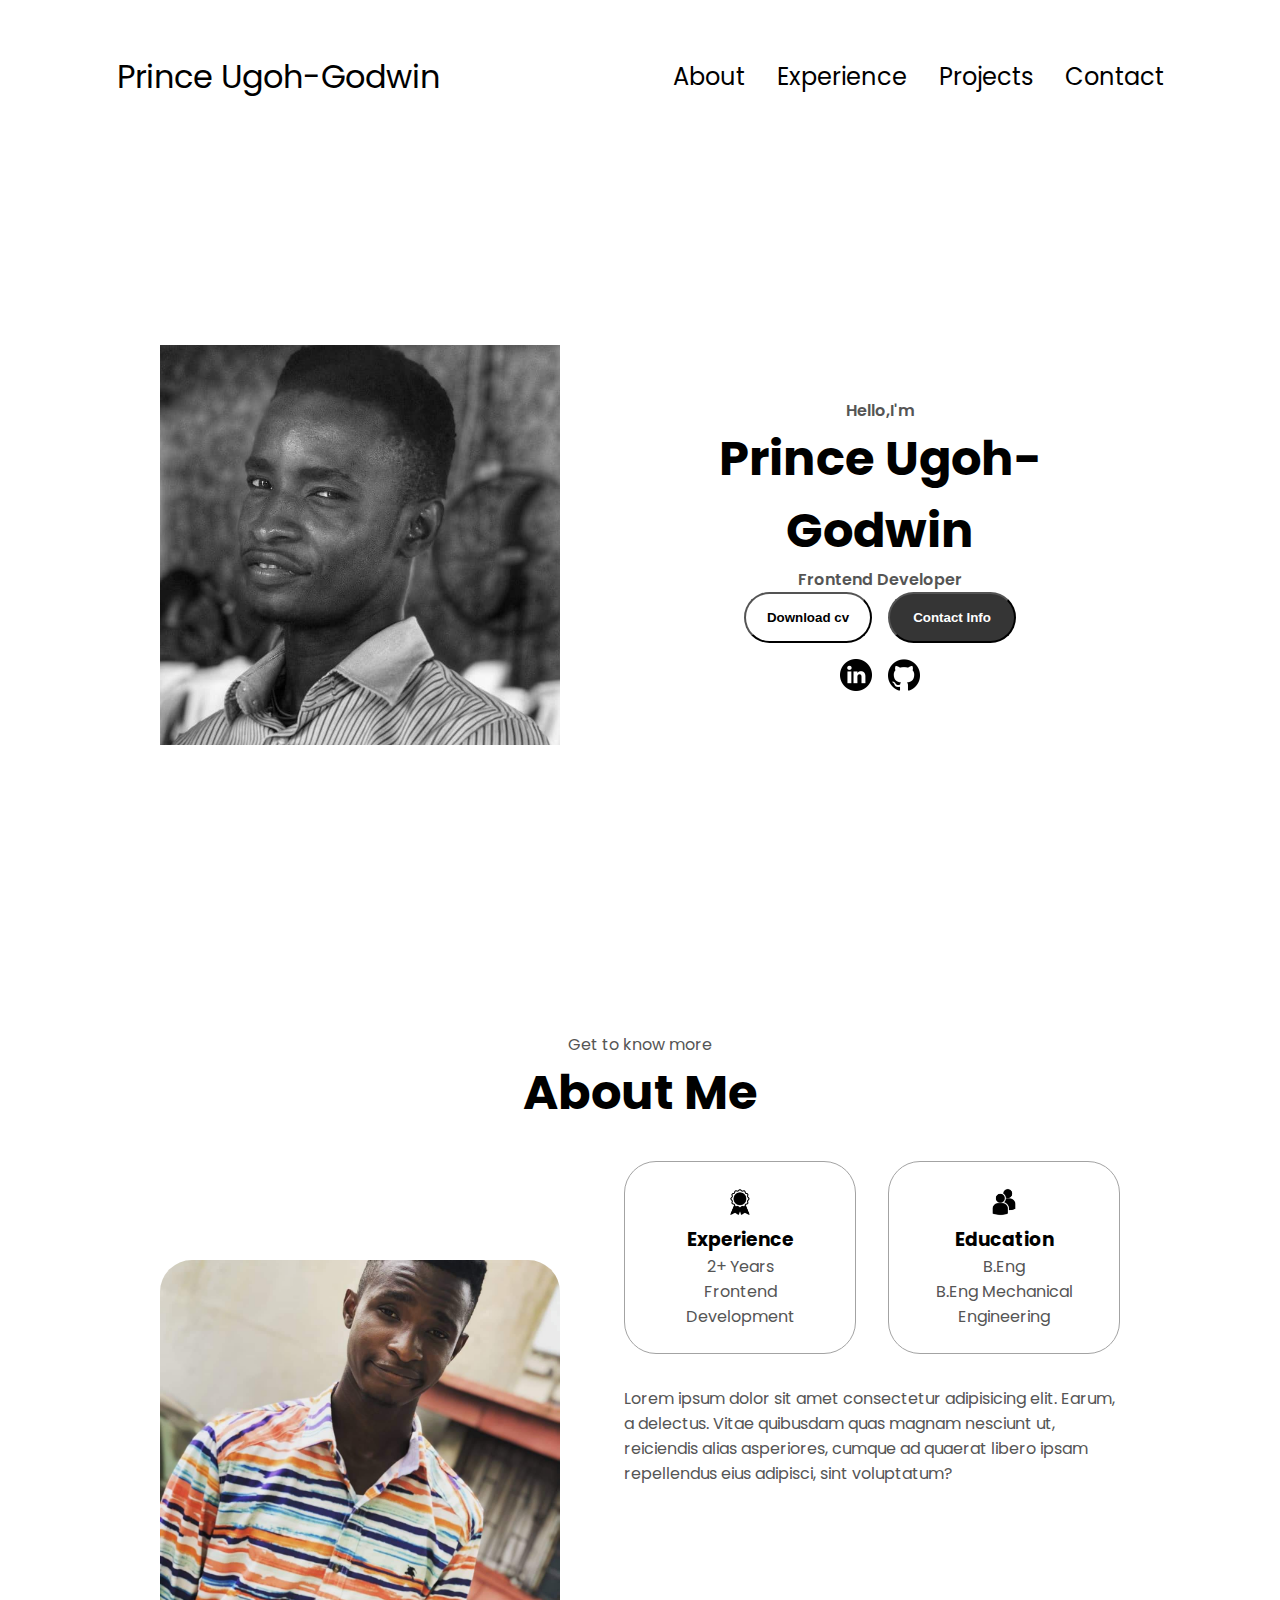
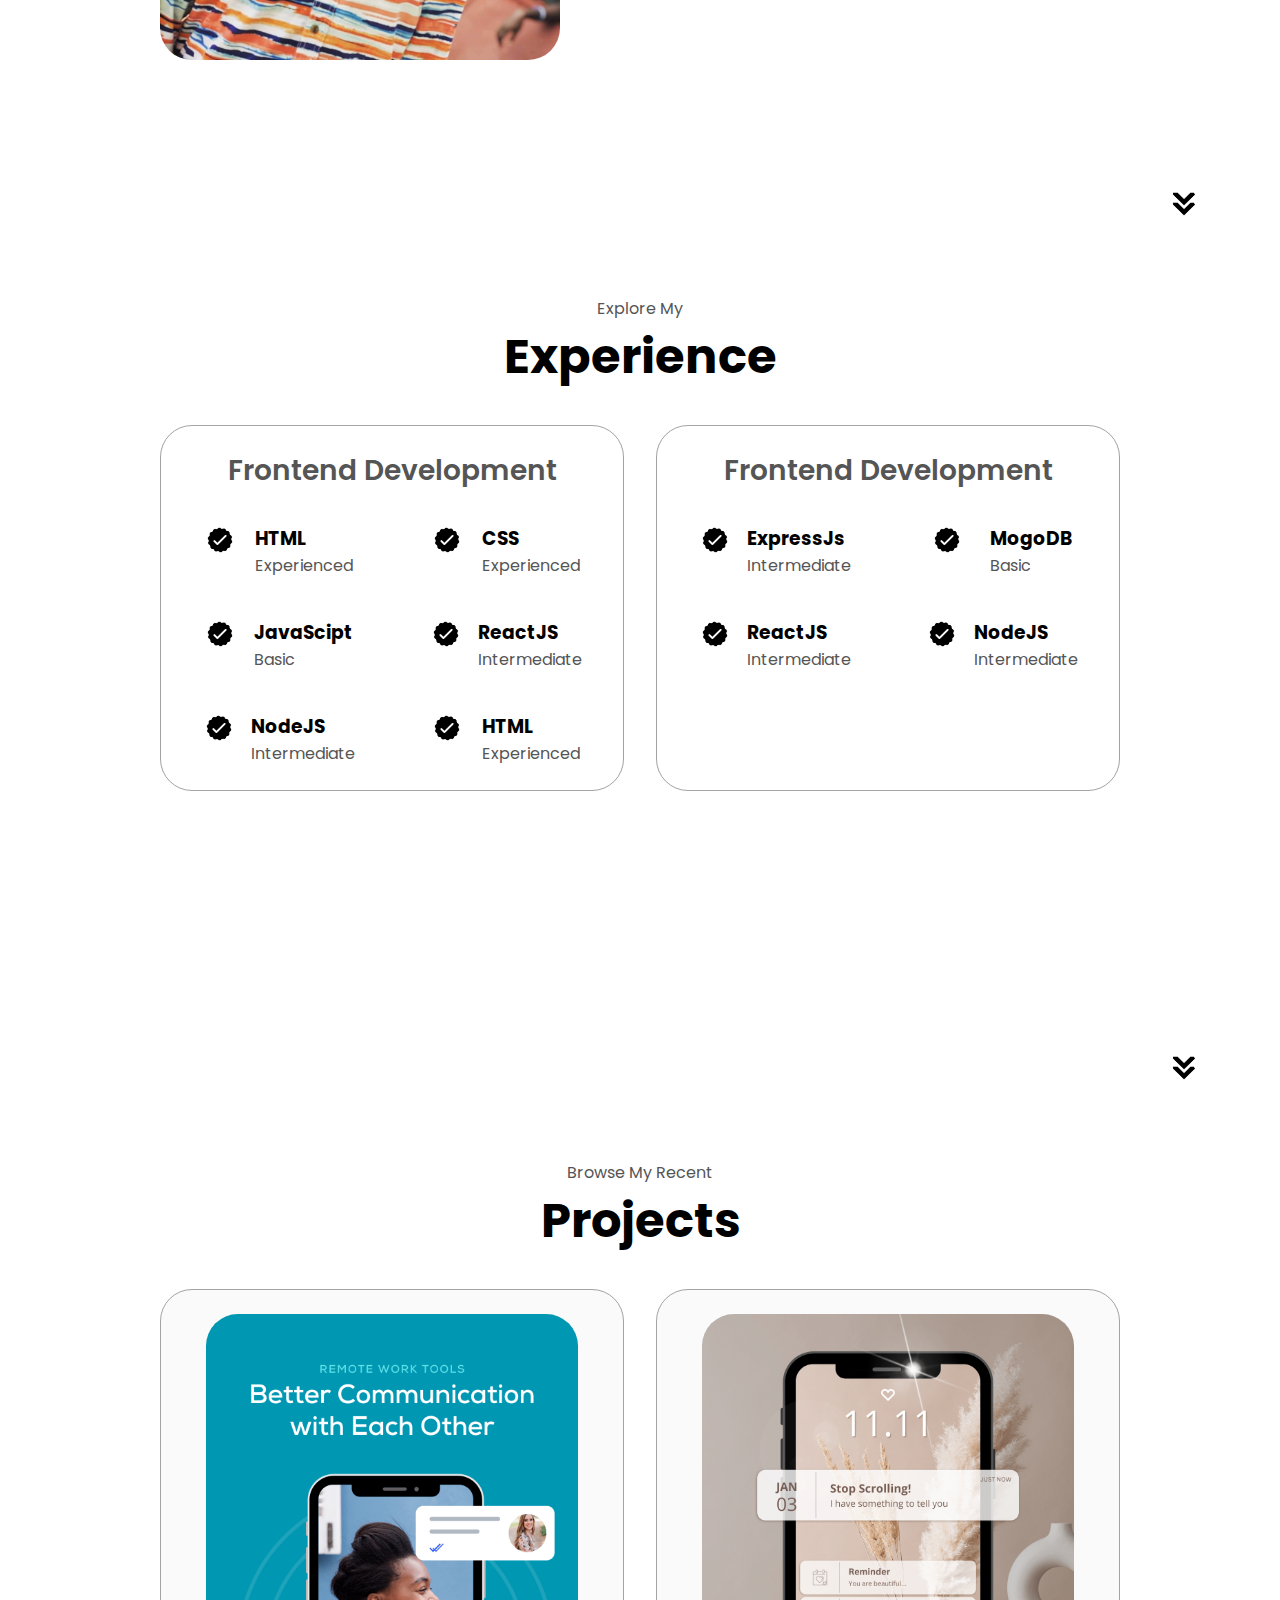
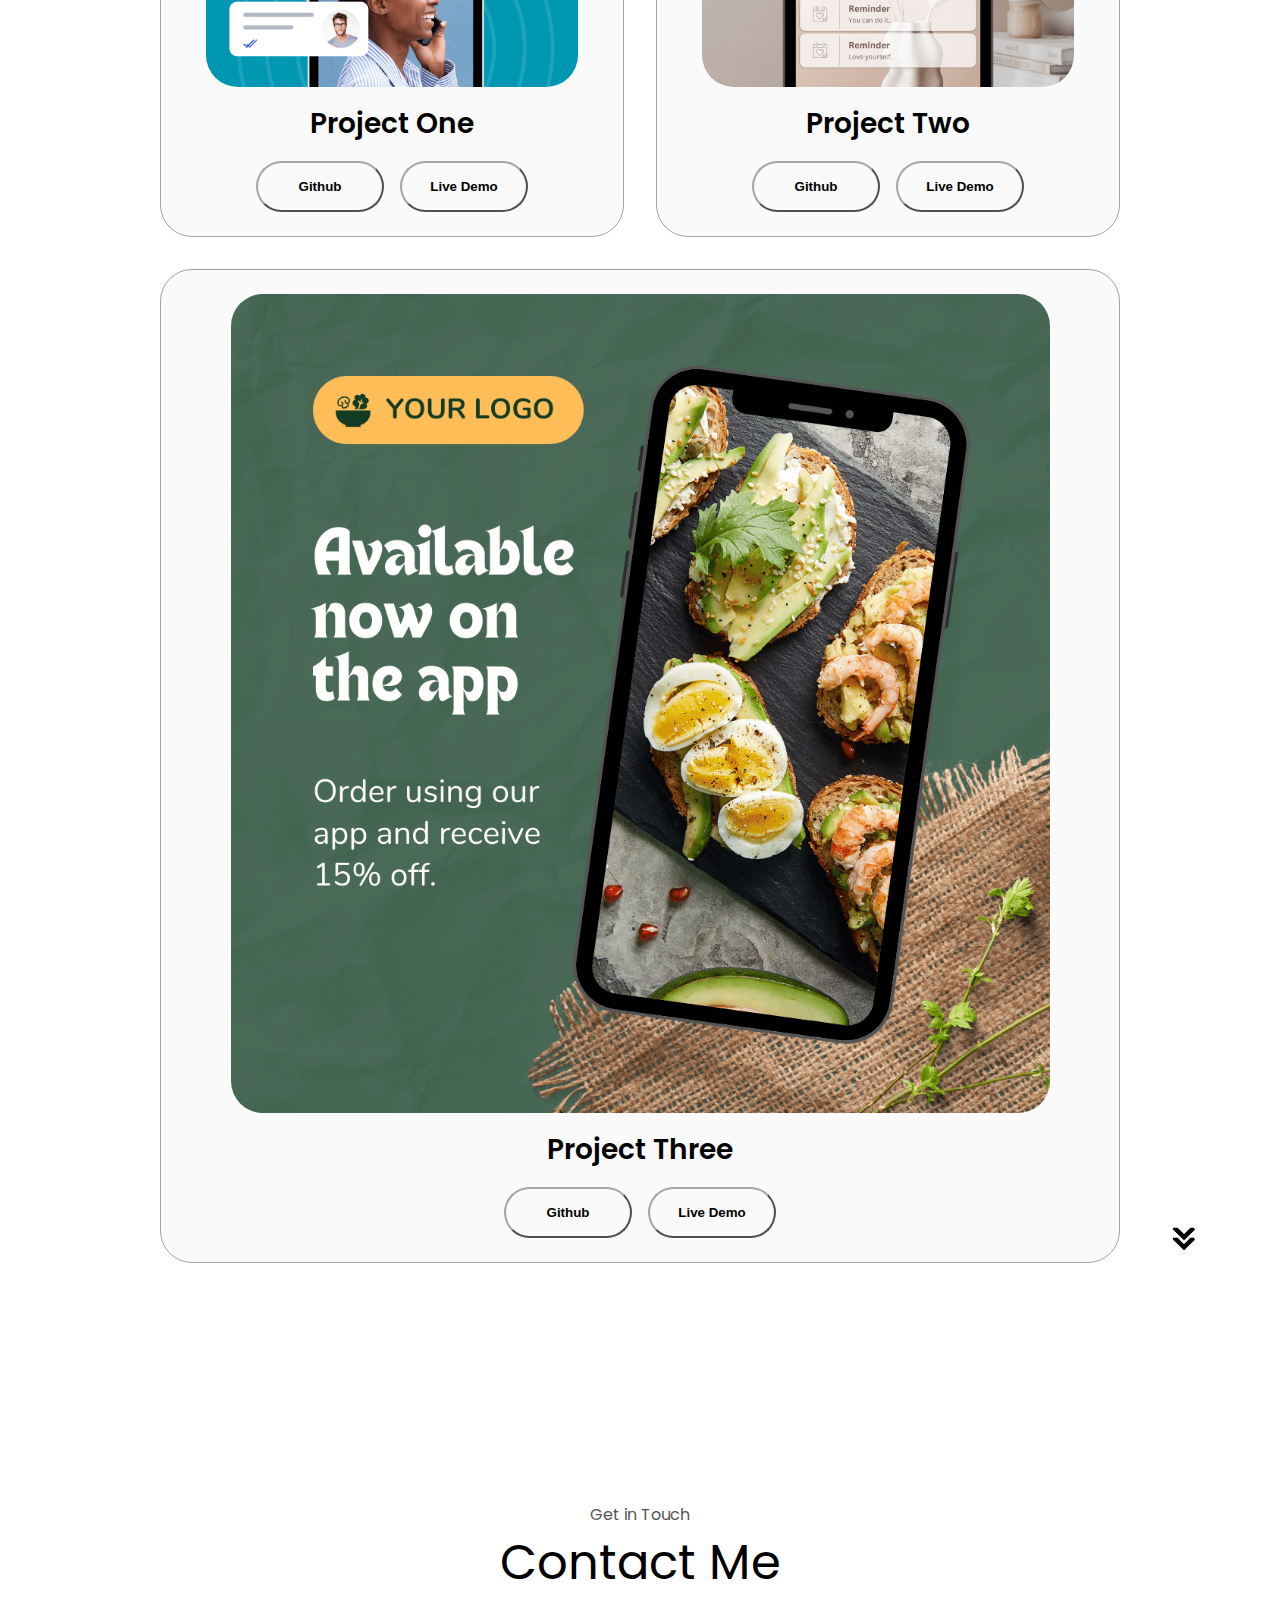
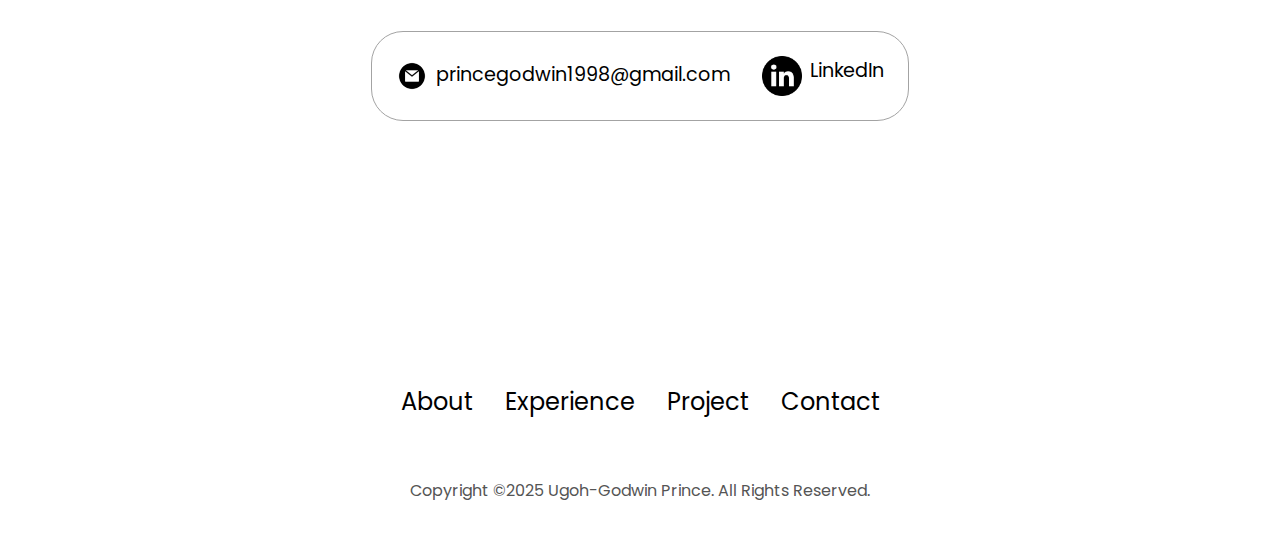
<file: index.html>
<!DOCTYPE html>
<html lang="en">
  <head>
    <meta charset="UTF-8" />
    <meta name="viewport" content="width=device-width, initial-scale=1.0" />
    <title>MY PORTFOLIO</title>
    <link rel="stylesheet" href="style.css" />
    <link rel="stylesheet" href="mediaqueries.css" />
  </head>
  <body>
    <nav id="desktop-nav">
      <div class="logo">Prince Ugoh-Godwin</div>
      <div>
        <ul class="nav-links">
          <li><a href="#about">About</a></li>
          <li><a href="#experience">Experience</a></li>
          <li><a href="#projects">Projects</a></li>
          <li><a href="#contact">Contact</a></li>
        </ul>
      </div>
    </nav>
    <nav id="hamburger-nav">
      <div class="logo">Prince Ugoh-Godwin</div>
      <div class="hamburger-menu">
        <div class="hamburger-icon" onclick="toggleMenu()">
          <span></span>
          <span></span>
          <span></span>
        </div>
        <div class="menu-links">
          <li><a href="#about" onclick="toggleMenu()">About</a></li>
          <li><a href="#experience" onclick="toggleMenu()">Experience</a></li>
          <li><a href="#projects" onclick="toggleMenu()">Projects</a></li>
          <li><a href="#contact" onclick="toggleMenu()">Contact</a></li>
        </div>
      </div>
    </nav>
    <section id="profile">
      <div class="section__pic-container">
        <img
          src="./assets/profile_pic.jpg"
          alt="Prince Ugoh-Godwin profile picture"
        />
      </div>
      <div class="section__text">
        <p class="section__text__p1">Hello,I'm</p>
        <h1 class="title">Prince Ugoh-Godwin</h1>
        <p class="section__text__p2">Frontend Developer</p>
        <div class="btn-container">
          <button
            class="btn btn-color-2"
            onclick="window.open('./assets/prince_ugoh.pdf')"
          >
            Download cv
          </button>
          <button class="btn btn-color-1" onclick="location.href='./#contact'">
            Contact Info
          </button>
        </div>
        <div id="socials-container">
          <img
            src="./assets/linkedin.png"
            alt="My LinkedIn Profile"
            class="icon"
            onclick="location.href='https://linkedin.com'"
          />
          <img
            src="./assets/github.png"
            alt="My Github Profile"
            class="icon"
            onclick="location.href='https://github.com'"
          />
        </div>
      </div>
    </section>
    <section id="about">
      <p class="section__text p1">Get to know more</p>
      <h1 class="title">About Me</h1>
      <div class="section-container">
        <div class="section__pic-container">
          <img
            src="./assets/about_pic.jpg"
            alt="Profile picture"
            class="about-pic"
          />
        </div>
        <div class="about-deails-container">
          <div class="about-containers">
            <div class="details-container">
              <img
                src="./assets/experience.png"
                alt="Experience icon"
                class="icon"
              />
              <h3>Experience</h3>
              <p>2+ Years <br />Frontend Development</p>
            </div>
            <div class="details-container">
              <img
                src="./assets/education.png"
                alt="Education icon"
                class="icon"
              />
              <h3>Education</h3>
              <p>B.Eng <br />B.Eng Mechanical Engineering</p>
            </div>
          </div>
          <div class="text-container">
            <p>
              Lorem ipsum dolor sit amet consectetur adipisicing elit. Earum, a
              delectus. Vitae quibusdam quas magnam nesciunt ut, reiciendis
              alias asperiores, cumque ad quaerat libero ipsam repellendus eius
              adipisci, sint voluptatum?
            </p>
          </div>
        </div>
      </div>
      <img
        src="./assets/arrow.png"
        alt="Arrow icon"
        class="icon arrow"
        onclick="location.href='./#experience'"
      />
    </section>
    <section id="experience">
      <p class="section__text p1">Explore My</p>
      <h1 class="title">Experience</h1>
      <div class="experience-details-container">
        <div class="about-containers">
          <div class="details-container">
            <h2 class="experience-sub-title">Frontend Development</h2>
            <div class="article-container">
              <article>
                <img
                  src="./assets/checkmark.png"
                  alt="experience icon"
                  class="icon"
                />
                <div>
                  <h3>HTML</h3>
                  <p>Experienced</p>
                </div>
              </article>
              <article>
                <img
                  src="./assets/checkmark.png"
                  alt="experience icon"
                  class="icon"
                />
                <div>
                  <h3>CSS</h3>
                  <p>Experienced</p>
                </div>
              </article>
              <article>
                <img
                  src="./assets/checkmark.png"
                  alt="experience icon"
                  class="icon"
                />
                <div>
                  <h3>JavaScipt</h3>
                  <p>Basic</p>
                </div>
              </article>
              <article>
                <img
                  src="./assets/checkmark.png"
                  alt="experience icon"
                  class="icon"
                />
                <div>
                  <h3>ReactJS</h3>
                  <p>Intermediate</p>
                </div>
              </article>
              <article>
                <img
                  src="./assets/checkmark.png"
                  alt="experience icon"
                  class="icon"
                />
                <div>
                  <h3>NodeJS</h3>
                  <p>Intermediate</p>
                </div>
              </article>
              <article>
                <img
                  src="./assets/checkmark.png"
                  alt="experience icon"
                  class="icon"
                />
                <div>
                  <h3>HTML</h3>
                  <p>Experienced</p>
                </div>
              </article>
            </div>
          </div>
          <div class="details-container">
            <h2 class="experience-sub-title">Frontend Development</h2>
            <div class="article-container">
              <article>
                <img
                  src="./assets/checkmark.png"
                  alt="experience icon"
                  class="icon"
                />
                <div>
                  <h3>ExpressJs</h3>
                  <p>Intermediate</p>
                </div>
              </article>
              <article>
                <img
                  src="./assets/checkmark.png"
                  alt="experience icon"
                  class="icon"
                />
                <div>
                  <h3>MogoDB</h3>
                  <p>Basic</p>
                </div>
              </article>
              <article>
                <img
                  src="./assets/checkmark.png"
                  alt="experience icon"
                  class="icon"
                />
                <div>
                  <h3>ReactJS</h3>
                  <p>Intermediate</p>
                </div>
              </article>
              <article>
                <img
                  src="./assets/checkmark.png"
                  alt="experience icon"
                  class="icon"
                />
                <div>
                  <h3>NodeJS</h3>
                  <p>Intermediate</p>
                </div>
              </article>
            </div>
          </div>
        </div>
      </div>
      <img
        src="./assets/arrow.png"
        alt="Arrow icon"
        class="icon arrow"
        onclick="location.href='./#projects'"
      />
    </section>
    <section id="projects">
      <p class="section__text p1">Browse My Recent</p>
      <h1 class="title">Projects</h1>
      <div class="experience-details-container">
        <div class="about-containers">
          <div class="details-container color-container">
            <div class="article-container">
              <img
                src="./assets/project-1.png"
                alt="Project 1"
                class="project-img"
              />
            </div>
            <h2 class="experience-sub-title project-title">Project One</h2>
            <div class="btn-container">
              <button
                class="btn btn-color-2 project-btn"
                onclick="location.href='https//github.com'"
              >
                Github
              </button>
              <button
                class="btn btn-color-2 project-btn"
                onclick="location.href='https//github.com'"
              >
                Live Demo
              </button>
            </div>
          </div>
          <div class="details-container color-container">
            <div class="article-container">
              <img
                src="./assets/project-2.png"
                alt="Project 2"
                class="project-img"
              />
            </div>
            <h2 class="experience-sub-title project-title">Project Two</h2>
            <div class="btn-container">
              <button
                class="btn btn-color-2 project-btn"
                onclick="location.href='https//github.com'"
              >
                Github
              </button>
              <button
                class="btn btn-color-2 project-btn"
                onclick="location.href='https//github.com'"
              >
                Live Demo
              </button>
            </div>
          </div>
          <div class="details-container color-container">
            <div class="article-container">
              <img
                src="./assets/project-3.png"
                alt="Project 3"
                class="project-img"
              />
            </div>
            <h2 class="experience-sub-title project-title">Project Three</h2>
            <div class="btn-container">
              <button
                class="btn btn-color-2 project-btn"
                onclick="location.href='https//github.com'"
              >
                Github
              </button>
              <button
                class="btn btn-color-2 project-btn"
                onclick="location.href='https//github.com'"
              >
                Live Demo
              </button>
            </div>
          </div>
        </div>
      </div>
      <img
        src="./assets/arrow.png"
        alt="Arrow icon"
        class="icon arrow"
        onclick="location.href='./#projects'"
      />
    </section>
    <section id="contact">
      <p class="section__text p1">Get in Touch</p>
      <hi class="title">Contact Me</hi>
      <div class="contact-info-upper-container">
        <div class="contact-info-container">
          <img
            src="/assets/email.png"
            alt="Email icon"
            class="icon contact-icon"
          />
          <p>
            <a href="mailto:princegodwin1998@gmail.com"
              >princegodwin1998@gmail.com</a
            >
          </p>
        </div>
        <div class="contact-info-container">
          <img
            src="/assets/linkedin.png"
            alt="LinkedIn Icon"
            class="icon contact-icon email-icon"
          />
          <p>
            <a href="https//linkedin.com">LinkedIn</a>
          </p>
        </div>
      </div>
    </section>
    <footer>
      <nav>
        <div class="nav-links-container">
          <ul class="nav-links">
            <li><a href="#about">About</a></li>
            <li><a href="#experience">Experience</a></li>
            <li><a href="#projects">Project</a></li>
            <li><a href="#contact">Contact</a></li>
          </ul>
        </div>
      </nav>
      <p>Copyright &#169;2025 Ugoh-Godwin Prince. All Rights Reserved.</p>
    </footer>
    <script src="script.js"></script>
  </body>
</html>
</file>
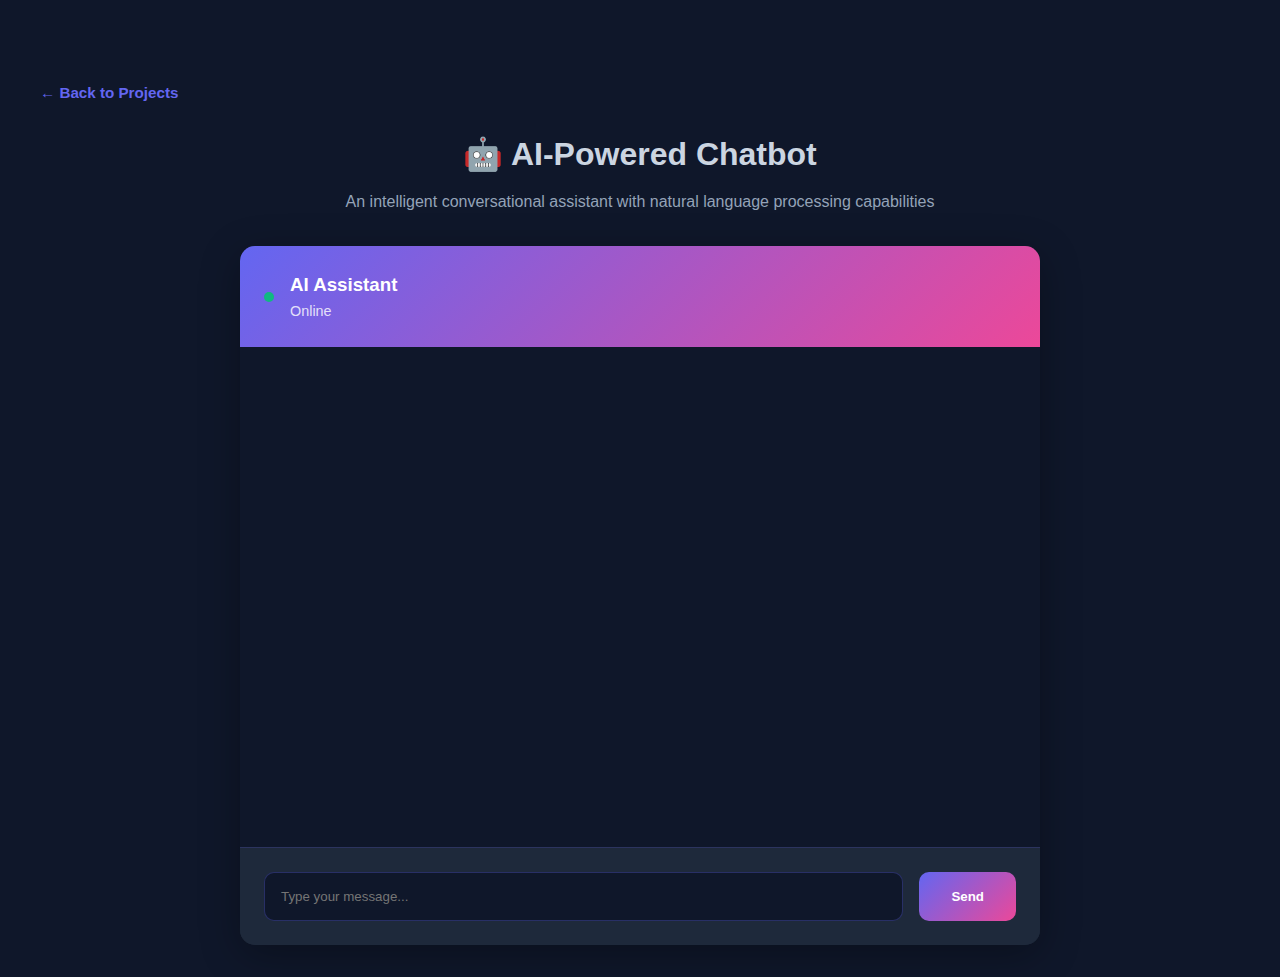
<file: ai-chatbot.html>
<!DOCTYPE html>
<html lang="en">
  <head>
    <meta charset="UTF-8" />
    <meta name="viewport" content="width=device-width, initial-scale=1.0" />
    <title>AI-Powered Chatbot - Alex Morgan</title>
    <link rel="stylesheet" href="styles.css" />
    <style>
      .chatbot-container {
        max-width: 800px;
        margin: 0 auto;
        background: #1e293b;
        border-radius: 15px;
        overflow: hidden;
        box-shadow: 0 10px 40px rgba(0, 0, 0, 0.3);
      }

      .chatbot-header {
        background: linear-gradient(135deg, #6366f1, #ec4899);
        padding: 1.5rem;
        color: white;
        display: flex;
        align-items: center;
        gap: 1rem;
      }

      .chatbot-status {
        width: 10px;
        height: 10px;
        background: #10b981;
        border-radius: 50%;
        animation: pulse-status 2s infinite;
      }

      @keyframes pulse-status {
        0%,
        100% {
          opacity: 1;
        }
        50% {
          opacity: 0.5;
        }
      }

      .chat-messages {
        height: 500px;
        overflow-y: auto;
        padding: 2rem;
        background: #0f172a;
      }

      .message {
        margin-bottom: 1.5rem;
        display: flex;
        gap: 1rem;
        opacity: 0;
        animation: fadeInMessage 0.3s ease forwards;
      }

      @keyframes fadeInMessage {
        to {
          opacity: 1;
        }
      }

      .message.bot {
        flex-direction: row;
      }

      .message.user {
        flex-direction: row-reverse;
      }

      .message-avatar {
        width: 40px;
        height: 40px;
        border-radius: 50%;
        display: flex;
        align-items: center;
        justify-content: center;
        font-size: 1.2rem;
        flex-shrink: 0;
      }

      .bot .message-avatar {
        background: linear-gradient(135deg, #6366f1, #ec4899);
      }

      .user .message-avatar {
        background: linear-gradient(135deg, #06b6d4, #10b981);
      }

      .message-content {
        max-width: 70%;
        padding: 1rem 1.5rem;
        border-radius: 15px;
        line-height: 1.6;
      }

      .bot .message-content {
        background: #1e293b;
        border-bottom-left-radius: 5px;
      }

      .user .message-content {
        background: #6366f1;
        border-bottom-right-radius: 5px;
      }

      .chat-input-container {
        padding: 1.5rem;
        background: #1e293b;
        border-top: 1px solid rgba(99, 102, 241, 0.2);
        display: flex;
        gap: 1rem;
      }

      .chat-input {
        flex: 1;
        padding: 1rem;
        background: #0f172a;
        border: 1px solid rgba(99, 102, 241, 0.3);
        border-radius: 10px;
        color: #cbd5e1;
        font-family: inherit;
      }

      .chat-input:focus {
        outline: none;
        border-color: #6366f1;
      }

      .chat-send-btn {
        padding: 1rem 2rem;
        background: linear-gradient(135deg, #6366f1, #ec4899);
        color: white;
        border: none;
        border-radius: 10px;
        cursor: pointer;
        font-weight: 600;
        transition: transform 0.2s;
      }

      .chat-send-btn:hover {
        transform: scale(1.05);
      }

      .typing-indicator {
        display: none;
        gap: 5px;
        padding: 1rem;
      }

      .typing-indicator.active {
        display: flex;
      }

      .typing-dot {
        width: 8px;
        height: 8px;
        background: #6366f1;
        border-radius: 50%;
        animation: typing 1.4s infinite;
      }

      .typing-dot:nth-child(2) {
        animation-delay: 0.2s;
      }

      .typing-dot:nth-child(3) {
        animation-delay: 0.4s;
      }

      @keyframes typing {
        0%,
        60%,
        100% {
          transform: translateY(0);
        }
        30% {
          transform: translateY(-10px);
        }
      }
    </style>
  </head>
  <body>
    <div class="project-page">
      <div class="container">
        <a href="index.html#projects" class="back-btn">← Back to Projects</a>

        <div class="project-header">
          <h1>🤖 AI-Powered Chatbot</h1>
          <p style="color: #94a3b8; margin-top: 0.5rem">
            An intelligent conversational assistant with natural language
            processing capabilities
          </p>
        </div>

        <div class="chatbot-container">
          <div class="chatbot-header">
            <div class="chatbot-status"></div>
            <div>
              <h3 style="margin: 0">AI Assistant</h3>
              <p style="margin: 0; opacity: 0.8; font-size: 0.9rem">Online</p>
            </div>
          </div>

          <div class="chat-messages" id="chatMessages">
            <div class="message bot">
              <div class="message-avatar">🤖</div>
              <div class="message-content">
                Hello! I'm your AI assistant. I can help you with questions,
                provide information, or just have a conversation. How can I help
                you today?
              </div>
            </div>
          </div>

          <div class="chat-input-container">
            <input
              type="text"
              class="chat-input"
              id="chatInput"
              placeholder="Type your message..."
              onkeypress="if(event.key==='Enter') sendMessage()"
            />
            <button class="chat-send-btn" onclick="sendMessage()">Send</button>
          </div>
        </div>
      </div>
    </div>

    <script>
      const chatMessages = document.getElementById("chatMessages");
      const chatInput = document.getElementById("chatInput");

      const responses = {
        hello: "Hello! How can I assist you today?",
        hi: "Hi there! What can I do for you?",
        "how are you": "I'm doing great, thank you for asking! How about you?",
        "what can you do":
          "I can answer questions, provide information, help with various tasks, and engage in conversation. Try asking me something!",
        help: "I'm here to help! You can ask me about various topics, get information, or just chat. What would you like to know?",
        bye: "Goodbye! Feel free to come back anytime you need assistance.",
        thanks: "You're welcome! Happy to help!",
        "thank you":
          "You're very welcome! Is there anything else I can help with?",
        weather:
          "I don't have real-time weather data, but I recommend checking a weather website for current conditions in your area.",
        time: `The current time is ${new Date().toLocaleTimeString()}.`,
        date: `Today is ${new Date().toLocaleDateString()}.`,
        name: "I'm an AI assistant created to help answer your questions and assist with various tasks.",
        "who made you":
          "I was created by Alex Morgan as part of a portfolio project to demonstrate AI chatbot capabilities.",
        features:
          "This chatbot features natural language processing, context awareness, and can handle a variety of queries. It's built with modern web technologies!",
      };

      function sendMessage() {
        const message = chatInput.value.trim();
        if (!message) return;

        // Add user message
        addMessage(message, "user");
        chatInput.value = "";

        // Show typing indicator
        setTimeout(() => {
          // Get bot response
          const response = getBotResponse(message);
          addMessage(response, "bot");
        }, 1000);
      }

      function addMessage(text, sender) {
        const messageDiv = document.createElement("div");
        messageDiv.className = `message ${sender}`;

        const avatar = document.createElement("div");
        avatar.className = "message-avatar";
        avatar.textContent = sender === "bot" ? "🤖" : "👤";

        const content = document.createElement("div");
        content.className = "message-content";
        content.textContent = text;

        messageDiv.appendChild(avatar);
        messageDiv.appendChild(content);

        chatMessages.appendChild(messageDiv);
        chatMessages.scrollTop = chatMessages.scrollHeight;
      }

      function getBotResponse(message) {
        const lowerMessage = message.toLowerCase();

        // Check for exact matches
        for (let key in responses) {
          if (lowerMessage.includes(key)) {
            return responses[key];
          }
        }

        // Default responses based on keywords
        if (lowerMessage.includes("?")) {
          return "That's an interesting question! While I have limited knowledge in this demo, a full implementation would provide detailed answers based on your query.";
        }

        if (lowerMessage.length < 3) {
          return "Could you please provide more details? I'm here to help!";
        }

        const defaultResponses = [
          "That's interesting! Tell me more.",
          "I understand. How can I help you with that?",
          "Thanks for sharing! What else would you like to know?",
          "I see! Is there anything specific I can help you with?",
          "Interesting point! Feel free to ask me anything else.",
        ];

        return defaultResponses[
          Math.floor(Math.random() * defaultResponses.length)
        ];
      }

      // Add some sample conversations on load
      setTimeout(() => {
        addMessage("What can you do?", "user");
      }, 1500);

      setTimeout(() => {
        addMessage(
          "I can answer questions, provide information, help with various tasks, and engage in conversation. Try asking me something!",
          "bot"
        );
      }, 2500);
    </script>
  </body>
</html>
</file>
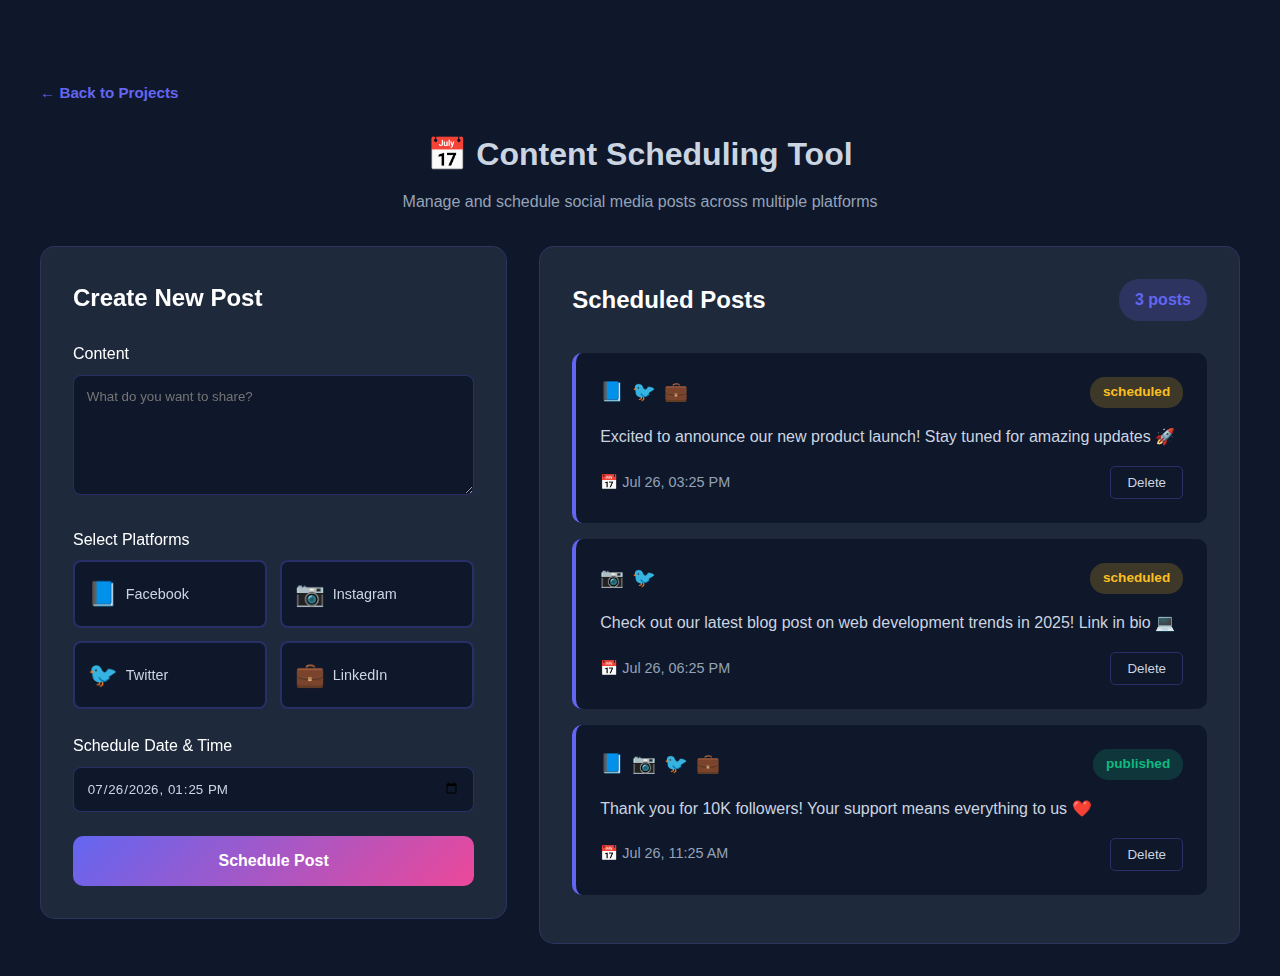
<file: content-scheduler.html>
<!DOCTYPE html>
<html lang="en">
  <head>
    <meta charset="UTF-8" />
    <meta name="viewport" content="width=device-width, initial-scale=1.0" />
    <title>Content Scheduling Tool - Alex Morgan</title>
    <link rel="stylesheet" href="styles.css" />
    <style>
      .scheduler-container {
        max-width: 1400px;
        margin: 0 auto;
        display: grid;
        grid-template-columns: 1fr 1.5fr;
        gap: 2rem;
      }

      .schedule-form {
        background: #1e293b;
        padding: 2rem;
        border-radius: 15px;
        border: 1px solid rgba(99, 102, 241, 0.2);
        height: fit-content;
        position: sticky;
        top: 100px;
      }

      .form-title {
        font-size: 1.5rem;
        color: white;
        margin-bottom: 1.5rem;
      }

      .form-field {
        margin-bottom: 1.5rem;
      }

      .form-field label {
        display: block;
        color: white;
        margin-bottom: 0.5rem;
        font-weight: 500;
      }

      .form-field input,
      .form-field textarea,
      .form-field select {
        width: 100%;
        padding: 0.8rem;
        background: #0f172a;
        border: 1px solid rgba(99, 102, 241, 0.3);
        border-radius: 8px;
        color: #cbd5e1;
        font-family: inherit;
      }

      .form-field input:focus,
      .form-field textarea:focus,
      .form-field select:focus {
        outline: none;
        border-color: #6366f1;
      }

      .form-field textarea {
        min-height: 120px;
        resize: vertical;
      }

      .platform-select {
        display: grid;
        grid-template-columns: repeat(2, 1fr);
        gap: 0.8rem;
      }

      .platform-option {
        padding: 0.8rem;
        background: #0f172a;
        border: 2px solid rgba(99, 102, 241, 0.3);
        border-radius: 8px;
        cursor: pointer;
        transition: all 0.3s;
        display: flex;
        align-items: center;
        gap: 0.5rem;
        font-size: 0.9rem;
      }

      .platform-option:hover {
        border-color: #6366f1;
      }

      .platform-option.selected {
        background: rgba(99, 102, 241, 0.2);
        border-color: #6366f1;
      }

      .platform-icon {
        font-size: 1.5rem;
      }

      .schedule-btn {
        width: 100%;
        padding: 1rem;
        background: linear-gradient(135deg, #6366f1, #ec4899);
        border: none;
        border-radius: 10px;
        color: white;
        font-size: 1rem;
        font-weight: 600;
        cursor: pointer;
        transition: transform 0.2s;
      }

      .schedule-btn:hover {
        transform: scale(1.02);
      }

      .scheduled-posts {
        background: #1e293b;
        padding: 2rem;
        border-radius: 15px;
        border: 1px solid rgba(99, 102, 241, 0.2);
      }

      .posts-header {
        display: flex;
        justify-content: space-between;
        align-items: center;
        margin-bottom: 2rem;
      }

      .posts-title {
        font-size: 1.5rem;
        color: white;
      }

      .posts-count {
        background: rgba(99, 102, 241, 0.2);
        color: #6366f1;
        padding: 0.5rem 1rem;
        border-radius: 20px;
        font-weight: 600;
      }

      .post-card {
        background: #0f172a;
        padding: 1.5rem;
        border-radius: 10px;
        margin-bottom: 1rem;
        border-left: 4px solid #6366f1;
        transition: all 0.3s;
      }

      .post-card:hover {
        transform: translateX(5px);
        box-shadow: 0 5px 20px rgba(99, 102, 241, 0.2);
      }

      .post-header {
        display: flex;
        justify-content: space-between;
        align-items: flex-start;
        margin-bottom: 1rem;
      }

      .post-platforms {
        display: flex;
        gap: 0.5rem;
      }

      .post-platform-badge {
        font-size: 1.2rem;
      }

      .post-status {
        padding: 0.3rem 0.8rem;
        border-radius: 15px;
        font-size: 0.85rem;
        font-weight: 600;
      }

      .status-scheduled {
        background: rgba(251, 191, 36, 0.2);
        color: #fbbf24;
      }

      .status-published {
        background: rgba(16, 185, 129, 0.2);
        color: #10b981;
      }

      .post-content {
        color: #cbd5e1;
        margin-bottom: 1rem;
        line-height: 1.6;
      }

      .post-meta {
        display: flex;
        justify-content: space-between;
        align-items: center;
        color: #94a3b8;
        font-size: 0.9rem;
      }

      .post-actions {
        display: flex;
        gap: 0.5rem;
      }

      .action-btn {
        padding: 0.5rem 1rem;
        background: transparent;
        border: 1px solid rgba(99, 102, 241, 0.3);
        border-radius: 5px;
        color: #cbd5e1;
        cursor: pointer;
        transition: all 0.2s;
      }

      .action-btn:hover {
        background: rgba(99, 102, 241, 0.2);
        border-color: #6366f1;
      }

      .empty-state {
        text-align: center;
        padding: 4rem 2rem;
        color: #94a3b8;
      }

      .empty-icon {
        font-size: 4rem;
        margin-bottom: 1rem;
      }
    </style>
  </head>
  <body>
    <div class="project-page">
      <div class="container">
        <a href="index.html#projects" class="back-btn">← Back to Projects</a>

        <div class="project-header">
          <h1>📅 Content Scheduling Tool</h1>
          <p style="color: #94a3b8; margin-top: 0.5rem">
            Manage and schedule social media posts across multiple platforms
          </p>
        </div>

        <div class="scheduler-container">
          <div class="schedule-form">
            <h3 class="form-title">Create New Post</h3>
            <form id="scheduleForm">
              <div class="form-field">
                <label>Content</label>
                <textarea
                  id="postContent"
                  placeholder="What do you want to share?"
                  required
                ></textarea>
              </div>

              <div class="form-field">
                <label>Select Platforms</label>
                <div class="platform-select">
                  <div class="platform-option" data-platform="facebook">
                    <span class="platform-icon">📘</span>
                    <span>Facebook</span>
                  </div>
                  <div class="platform-option" data-platform="instagram">
                    <span class="platform-icon">📷</span>
                    <span>Instagram</span>
                  </div>
                  <div class="platform-option" data-platform="twitter">
                    <span class="platform-icon">🐦</span>
                    <span>Twitter</span>
                  </div>
                  <div class="platform-option" data-platform="linkedin">
                    <span class="platform-icon">💼</span>
                    <span>LinkedIn</span>
                  </div>
                </div>
              </div>

              <div class="form-field">
                <label>Schedule Date & Time</label>
                <input type="datetime-local" id="scheduleTime" required />
              </div>

              <button type="submit" class="schedule-btn">Schedule Post</button>
            </form>
          </div>

          <div class="scheduled-posts">
            <div class="posts-header">
              <h3 class="posts-title">Scheduled Posts</h3>
              <span class="posts-count" id="postsCount">0 posts</span>
            </div>
            <div id="postsList"></div>
          </div>
        </div>
      </div>
    </div>

    <script>
      let selectedPlatforms = new Set();
      let scheduledPosts = [];

      // Platform selection
      document.querySelectorAll(".platform-option").forEach((option) => {
        option.addEventListener("click", () => {
          const platform = option.dataset.platform;
          option.classList.toggle("selected");

          if (selectedPlatforms.has(platform)) {
            selectedPlatforms.delete(platform);
          } else {
            selectedPlatforms.add(platform);
          }
        });
      });

      // Set minimum datetime to now
      const datetimeInput = document.getElementById("scheduleTime");
      const now = new Date();
      now.setMinutes(now.getMinutes() - now.getTimezoneOffset());
      datetimeInput.min = now.toISOString().slice(0, 16);
      datetimeInput.value = now.toISOString().slice(0, 16);

      // Form submission
      document
        .getElementById("scheduleForm")
        .addEventListener("submit", (e) => {
          e.preventDefault();

          if (selectedPlatforms.size === 0) {
            alert("Please select at least one platform");
            return;
          }

          const content = document.getElementById("postContent").value;
          const scheduleTime = document.getElementById("scheduleTime").value;

          const post = {
            id: Date.now(),
            content: content,
            platforms: Array.from(selectedPlatforms),
            scheduleTime: new Date(scheduleTime),
            status: "scheduled",
          };

          scheduledPosts.unshift(post);
          renderPosts();

          // Reset form
          document.getElementById("scheduleForm").reset();
          document
            .querySelectorAll(".platform-option")
            .forEach((opt) => opt.classList.remove("selected"));
          selectedPlatforms.clear();
          datetimeInput.value = now.toISOString().slice(0, 16);

          // Show success message
          alert("Post scheduled successfully!");
        });

      function getPlatformIcon(platform) {
        const icons = {
          facebook: "📘",
          instagram: "📷",
          twitter: "🐦",
          linkedin: "💼",
        };
        return icons[platform] || "📱";
      }

      function formatDate(date) {
        return new Date(date).toLocaleString("en-US", {
          month: "short",
          day: "numeric",
          hour: "2-digit",
          minute: "2-digit",
        });
      }

      function deletePost(id) {
        if (confirm("Are you sure you want to delete this post?")) {
          scheduledPosts = scheduledPosts.filter((post) => post.id !== id);
          renderPosts();
        }
      }

      function renderPosts() {
        const postsList = document.getElementById("postsList");
        const postsCount = document.getElementById("postsCount");

        postsCount.textContent = `${scheduledPosts.length} post${
          scheduledPosts.length !== 1 ? "s" : ""
        }`;

        if (scheduledPosts.length === 0) {
          postsList.innerHTML = `
                    <div class="empty-state">
                        <div class="empty-icon">📭</div>
                        <h3 style="color: white; margin-bottom: 0.5rem;">No scheduled posts</h3>
                        <p>Create your first scheduled post using the form</p>
                    </div>
                `;
          return;
        }

        postsList.innerHTML = scheduledPosts
          .map(
            (post) => `
                <div class="post-card">
                    <div class="post-header">
                        <div class="post-platforms">
                            ${post.platforms
                              .map(
                                (p) =>
                                  `<span class="post-platform-badge">${getPlatformIcon(
                                    p
                                  )}</span>`
                              )
                              .join("")}
                        </div>
                        <span class="post-status status-${post.status}">${
              post.status
            }</span>
                    </div>
                    <div class="post-content">${post.content}</div>
                    <div class="post-meta">
                        <span>📅 ${formatDate(post.scheduleTime)}</span>
                        <div class="post-actions">
                            <button class="action-btn" onclick="deletePost(${
                              post.id
                            })">Delete</button>
                        </div>
                    </div>
                </div>
            `
          )
          .join("");
      }

      // Add some sample posts
      scheduledPosts = [
        {
          id: 1,
          content:
            "Excited to announce our new product launch! Stay tuned for amazing updates 🚀",
          platforms: ["facebook", "twitter", "linkedin"],
          scheduleTime: new Date(Date.now() + 2 * 60 * 60 * 1000),
          status: "scheduled",
        },
        {
          id: 2,
          content:
            "Check out our latest blog post on web development trends in 2025! Link in bio 💻",
          platforms: ["instagram", "twitter"],
          scheduleTime: new Date(Date.now() + 5 * 60 * 60 * 1000),
          status: "scheduled",
        },
        {
          id: 3,
          content:
            "Thank you for 10K followers! Your support means everything to us ❤️",
          platforms: ["facebook", "instagram", "twitter", "linkedin"],
          scheduleTime: new Date(Date.now() - 2 * 60 * 60 * 1000),
          status: "published",
        },
      ];

      renderPosts();
    </script>
  </body>
</html>
</file>
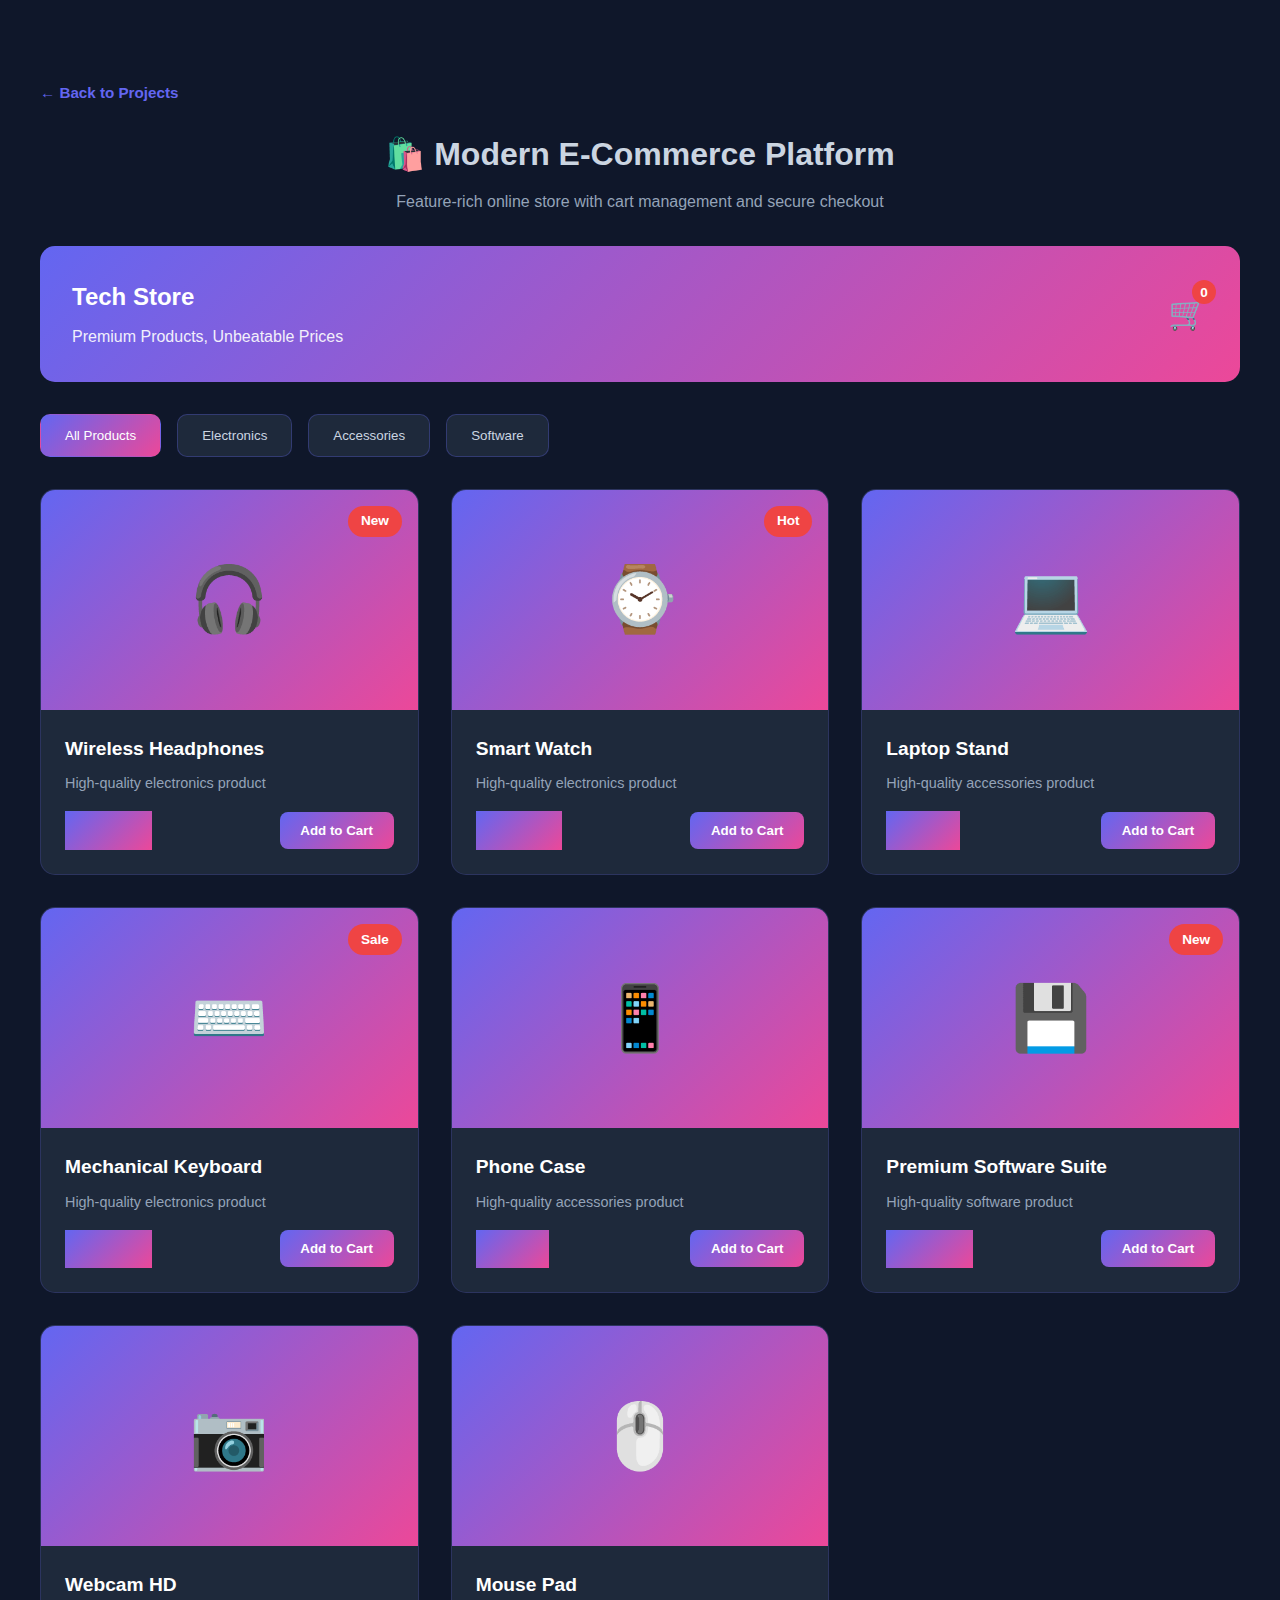
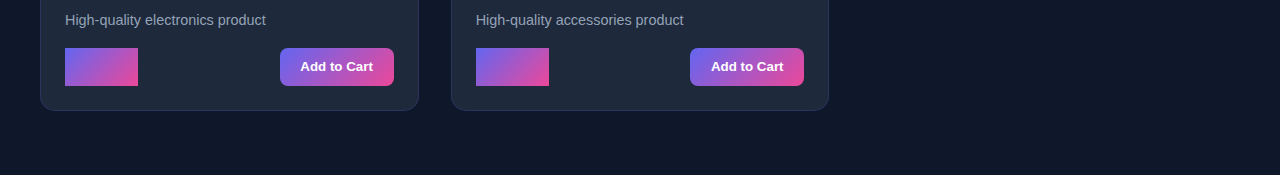
<file: ecommerce.html>
<!DOCTYPE html>
<html lang="en">
  <head>
    <meta charset="UTF-8" />
    <meta name="viewport" content="width=device-width, initial-scale=1.0" />
    <title>E-Commerce Platform - Alex Morgan</title>
    <link rel="stylesheet" href="styles.css" />
    <style>
      .store-container {
        max-width: 1400px;
        margin: 0 auto;
      }

      .store-header {
        background: linear-gradient(135deg, #6366f1, #ec4899);
        padding: 2rem;
        border-radius: 15px;
        margin-bottom: 2rem;
        display: flex;
        justify-content: space-between;
        align-items: center;
        color: white;
      }

      .cart-icon {
        position: relative;
        font-size: 2rem;
        cursor: pointer;
        transition: transform 0.2s;
      }

      .cart-icon:hover {
        transform: scale(1.1);
      }

      .cart-count {
        position: absolute;
        top: -8px;
        right: -8px;
        background: #ef4444;
        color: white;
        border-radius: 50%;
        width: 24px;
        height: 24px;
        display: flex;
        align-items: center;
        justify-content: center;
        font-size: 0.85rem;
        font-weight: 700;
      }

      .filters {
        display: flex;
        gap: 1rem;
        margin-bottom: 2rem;
        flex-wrap: wrap;
      }

      .filter-btn {
        padding: 0.8rem 1.5rem;
        background: #1e293b;
        border: 1px solid rgba(99, 102, 241, 0.3);
        border-radius: 10px;
        color: #cbd5e1;
        cursor: pointer;
        transition: all 0.3s;
      }

      .filter-btn:hover,
      .filter-btn.active {
        background: linear-gradient(135deg, #6366f1, #ec4899);
        border-color: transparent;
        color: white;
      }

      .products-grid {
        display: grid;
        grid-template-columns: repeat(auto-fill, minmax(280px, 1fr));
        gap: 2rem;
        margin-bottom: 2rem;
      }

      .product-card {
        background: #1e293b;
        border-radius: 15px;
        overflow: hidden;
        border: 1px solid rgba(99, 102, 241, 0.2);
        transition: all 0.3s;
        cursor: pointer;
      }

      .product-card:hover {
        transform: translateY(-10px);
        border-color: #6366f1;
        box-shadow: 0 10px 40px rgba(99, 102, 241, 0.3);
      }

      .product-image {
        height: 220px;
        background: linear-gradient(135deg, #6366f1, #ec4899);
        display: flex;
        align-items: center;
        justify-content: center;
        font-size: 4rem;
        position: relative;
      }

      .product-badge {
        position: absolute;
        top: 1rem;
        right: 1rem;
        background: #ef4444;
        color: white;
        padding: 0.3rem 0.8rem;
        border-radius: 20px;
        font-size: 0.85rem;
        font-weight: 600;
      }

      .product-info {
        padding: 1.5rem;
      }

      .product-name {
        font-size: 1.2rem;
        font-weight: 600;
        color: white;
        margin-bottom: 0.5rem;
      }

      .product-description {
        color: #94a3b8;
        font-size: 0.9rem;
        margin-bottom: 1rem;
      }

      .product-footer {
        display: flex;
        justify-content: space-between;
        align-items: center;
      }

      .product-price {
        font-size: 1.5rem;
        font-weight: 700;
        background: linear-gradient(135deg, #6366f1, #ec4899);

        -webkit-text-fill-color: transparent;
      }

      .add-to-cart-btn {
        padding: 0.7rem 1.3rem;
        background: linear-gradient(135deg, #6366f1, #ec4899);
        border: none;
        border-radius: 8px;
        color: white;
        font-weight: 600;
        cursor: pointer;
        transition: transform 0.2s;
      }

      .add-to-cart-btn:hover {
        transform: scale(1.05);
      }

      .cart-modal {
        position: fixed;
        top: 0;
        left: 0;
        width: 100%;
        height: 100%;
        background: rgba(0, 0, 0, 0.8);
        display: none;
        align-items: center;
        justify-content: center;
        z-index: 2000;
      }

      .cart-modal.active {
        display: flex;
      }

      .cart-content {
        background: #1e293b;
        border-radius: 15px;
        padding: 2rem;
        max-width: 600px;
        width: 90%;
        max-height: 80vh;
        overflow-y: auto;
      }

      .cart-header {
        display: flex;
        justify-content: space-between;
        align-items: center;
        margin-bottom: 1.5rem;
      }

      .close-cart {
        font-size: 2rem;
        cursor: pointer;
        color: #94a3b8;
      }

      .cart-item {
        display: flex;
        gap: 1rem;
        padding: 1rem;
        background: #0f172a;
        border-radius: 10px;
        margin-bottom: 1rem;
      }

      .cart-item-icon {
        font-size: 3rem;
      }

      .cart-item-info {
        flex: 1;
      }

      .cart-item-name {
        color: white;
        font-weight: 600;
        margin-bottom: 0.3rem;
      }

      .cart-item-price {
        color: #6366f1;
        font-weight: 700;
      }

      .cart-total {
        border-top: 2px solid rgba(99, 102, 241, 0.3);
        padding-top: 1rem;
        margin-top: 1rem;
        display: flex;
        justify-content: space-between;
        align-items: center;
      }

      .total-label {
        font-size: 1.2rem;
        color: white;
        font-weight: 600;
      }

      .total-price {
        font-size: 2rem;
        font-weight: 700;
        background: linear-gradient(135deg, #6366f1, #ec4899);
        -webkit-text-fill-color: transparent;
      }

      .checkout-btn {
        width: 100%;
        padding: 1rem;
        background: linear-gradient(135deg, #6366f1, #ec4899);
        border: none;
        border-radius: 10px;
        color: white;
        font-size: 1.1rem;
        font-weight: 600;
        cursor: pointer;
        margin-top: 1rem;
        transition: transform 0.2s;
      }

      .checkout-btn:hover {
        transform: scale(1.02);
      }
    </style>
  </head>
  <body>
    <div class="project-page">
      <div class="container">
        <a href="index.html#projects" class="back-btn">← Back to Projects</a>

        <div class="project-header">
          <h1>🛍️ Modern E-Commerce Platform</h1>
          <p style="color: #94a3b8; margin-top: 0.5rem">
            Feature-rich online store with cart management and secure checkout
          </p>
        </div>

        <div class="store-container">
          <div class="store-header">
            <div>
              <h2 style="margin: 0">Tech Store</h2>
              <p style="margin: 0.5rem 0 0; opacity: 0.9">
                Premium Products, Unbeatable Prices
              </p>
            </div>
            <div class="cart-icon" onclick="toggleCart()">
              🛒
              <span class="cart-count" id="cartCount">0</span>
            </div>
          </div>

          <div class="filters">
            <button class="filter-btn active" onclick="filterProducts('all')">
              All Products
            </button>
            <button class="filter-btn" onclick="filterProducts('electronics')">
              Electronics
            </button>
            <button class="filter-btn" onclick="filterProducts('accessories')">
              Accessories
            </button>
            <button class="filter-btn" onclick="filterProducts('software')">
              Software
            </button>
          </div>

          <div class="products-grid" id="productsGrid"></div>
        </div>
      </div>
    </div>

    <!-- Cart Modal -->
    <div class="cart-modal" id="cartModal">
      <div class="cart-content">
        <div class="cart-header">
          <h2 style="margin: 0; color: white">Shopping Cart</h2>
          <span class="close-cart" onclick="toggleCart()">×</span>
        </div>
        <div id="cartItems"></div>
        <div class="cart-total">
          <span class="total-label">Total:</span>
          <span class="total-price" id="totalPrice">$0</span>
        </div>
        <button class="checkout-btn" onclick="checkout()">
          Proceed to Checkout
        </button>
      </div>
    </div>

    <script>
      const products = [
        {
          id: 1,
          name: "Wireless Headphones",
          price: 149.99,
          category: "electronics",
          icon: "🎧",
          badge: "New",
        },
        {
          id: 2,
          name: "Smart Watch",
          price: 299.99,
          category: "electronics",
          icon: "⌚",
          badge: "Hot",
        },
        {
          id: 3,
          name: "Laptop Stand",
          price: 49.99,
          category: "accessories",
          icon: "💻",
          badge: "",
        },
        {
          id: 4,
          name: "Mechanical Keyboard",
          price: 129.99,
          category: "electronics",
          icon: "⌨️",
          badge: "Sale",
        },
        {
          id: 5,
          name: "Phone Case",
          price: 24.99,
          category: "accessories",
          icon: "📱",
          badge: "",
        },
        {
          id: 6,
          name: "Premium Software Suite",
          price: 199.99,
          category: "software",
          icon: "💾",
          badge: "New",
        },
        {
          id: 7,
          name: "Webcam HD",
          price: 89.99,
          category: "electronics",
          icon: "📷",
          badge: "",
        },
        {
          id: 8,
          name: "Mouse Pad",
          price: 19.99,
          category: "accessories",
          icon: "🖱️",
          badge: "",
        },
      ];

      let cart = [];
      let currentFilter = "all";

      function renderProducts() {
        const grid = document.getElementById("productsGrid");
        grid.innerHTML = "";

        const filtered =
          currentFilter === "all"
            ? products
            : products.filter((p) => p.category === currentFilter);

        filtered.forEach((product) => {
          const card = document.createElement("div");
          card.className = "product-card";
          card.innerHTML = `
                    <div class="product-image">
                        ${
                          product.badge
                            ? `<span class="product-badge">${product.badge}</span>`
                            : ""
                        }
                        <span>${product.icon}</span>
                    </div>
                    <div class="product-info">
                        <div class="product-name">${product.name}</div>
                        <div class="product-description">High-quality ${
                          product.category
                        } product</div>
                        <div class="product-footer">
                            <span class="product-price">$${product.price}</span>
                            <button class="add-to-cart-btn" onclick="addToCart(${
                              product.id
                            })">Add to Cart</button>
                        </div>
                    </div>
                `;
          grid.appendChild(card);
        });
      }

      function filterProducts(category) {
        currentFilter = category;
        document
          .querySelectorAll(".filter-btn")
          .forEach((btn) => btn.classList.remove("active"));
        event.target.classList.add("active");
        renderProducts();
      }

      function addToCart(productId) {
        const product = products.find((p) => p.id === productId);
        cart.push(product);
        updateCart();

        // Show animation
        const btn = event.target;
        btn.textContent = "Added!";
        btn.style.background = "#10b981";
        setTimeout(() => {
          btn.textContent = "Add to Cart";
          btn.style.background = "linear-gradient(135deg, #6366f1, #ec4899)";
        }, 1000);
      }

      function updateCart() {
        const cartCount = document.getElementById("cartCount");
        const cartItems = document.getElementById("cartItems");
        const totalPrice = document.getElementById("totalPrice");

        cartCount.textContent = cart.length;

        if (cart.length === 0) {
          cartItems.innerHTML =
            '<p style="text-align: center; color: #94a3b8; padding: 2rem;">Your cart is empty</p>';
          totalPrice.textContent = "$0";
          return;
        }

        cartItems.innerHTML = cart
          .map(
            (item) => `
                <div class="cart-item">
                    <span class="cart-item-icon">${item.icon}</span>
                    <div class="cart-item-info">
                        <div class="cart-item-name">${item.name}</div>
                        <div class="cart-item-price">$${item.price}</div>
                    </div>
                </div>
            `
          )
          .join("");

        const total = cart.reduce((sum, item) => sum + item.price, 0);
        totalPrice.textContent = "$" + total.toFixed(2);
      }

      function toggleCart() {
        const modal = document.getElementById("cartModal");
        modal.classList.toggle("active");
      }

      function checkout() {
        if (cart.length === 0) {
          alert("Your cart is empty!");
          return;
        }
        alert(
          "Thank you for your purchase! Total: $" +
            cart.reduce((sum, item) => sum + item.price, 0).toFixed(2)
        );
        cart = [];
        updateCart();
        toggleCart();
      }

      // Initialize
      renderProducts();

      // Close cart when clicking outside
      document.getElementById("cartModal").addEventListener("click", (e) => {
        if (e.target.id === "cartModal") {
          toggleCart();
        }
      });
    </script>
  </body>
</html>
</file>
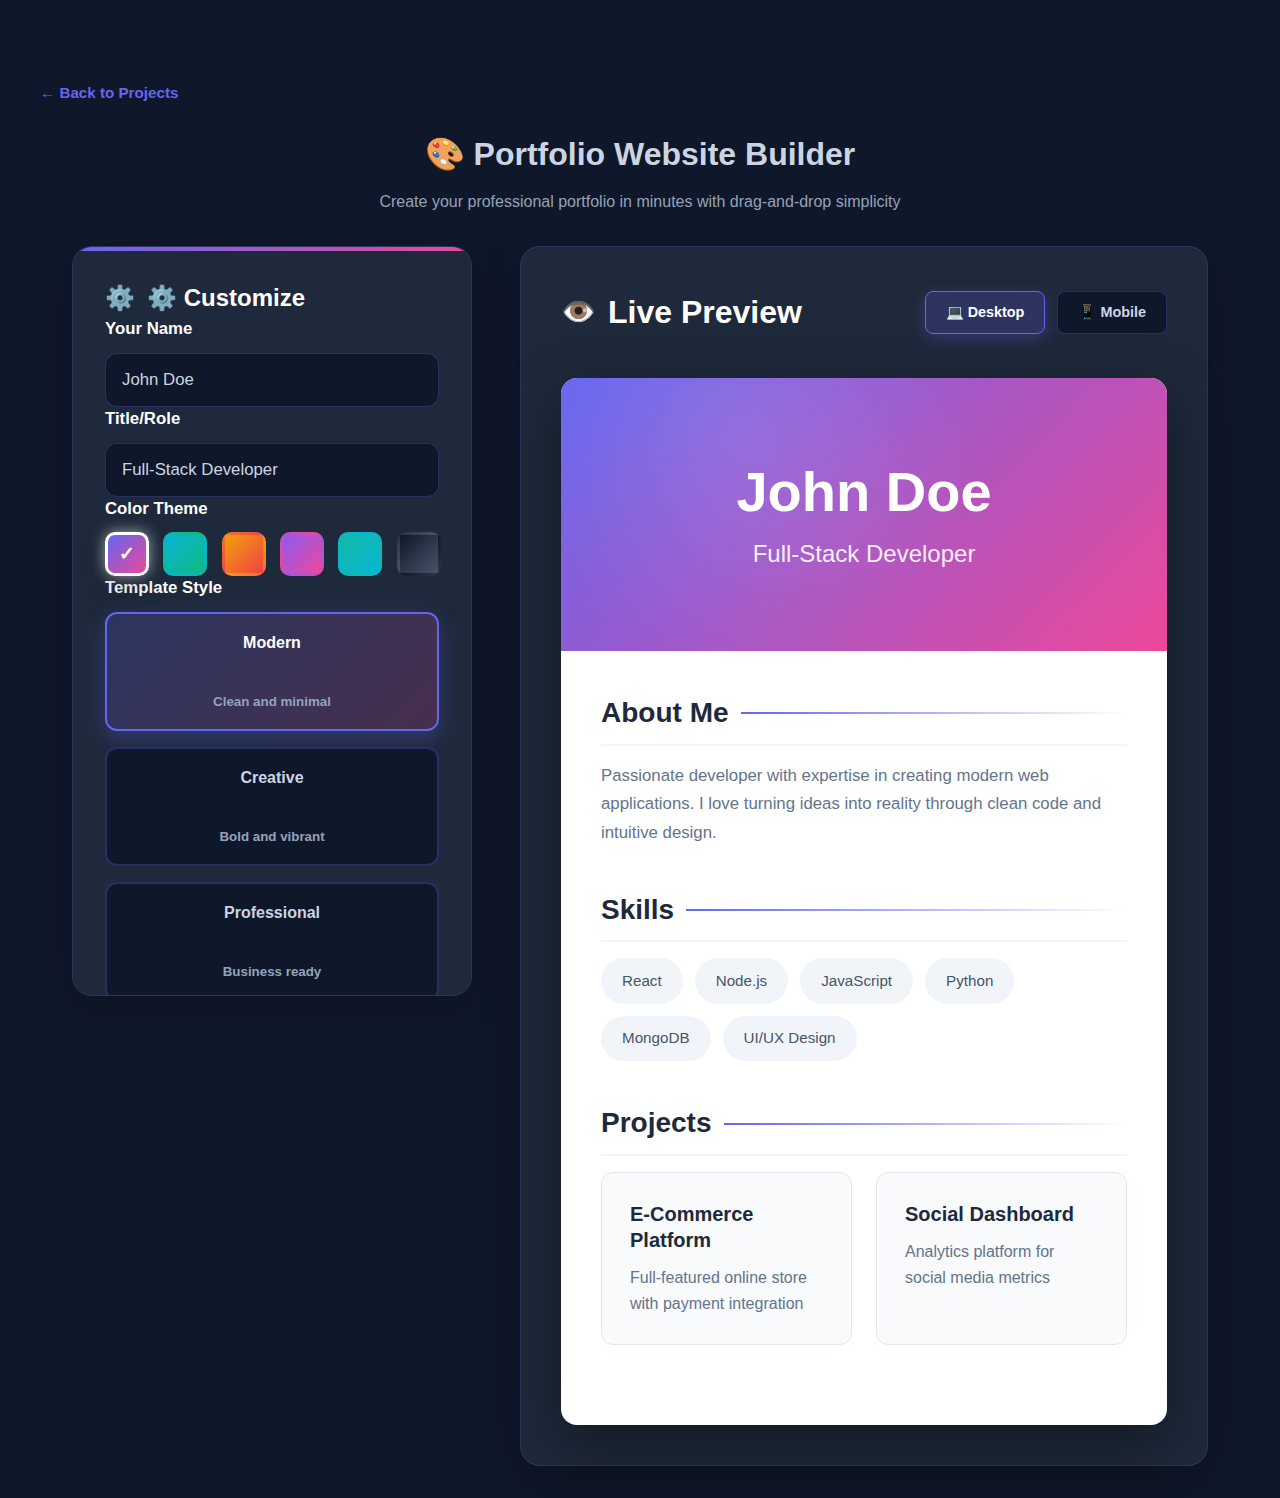
<file: portfolio-builder.html>
<!DOCTYPE html>
<html lang="en">
  <head>
    <meta charset="UTF-8" />
    <meta name="viewport" content="width=device-width, initial-scale=1.0" />
    <title>Portfolio Website Builder - Alex Morgan</title>
    <link rel="stylesheet" href="styles.css" />
    <link rel="stylesheet" href="builder.css" />
  </head>
  <body>
    <div class="project-page">
      <div class="container">
        <a href="index.html#projects" class="back-btn">← Back to Projects</a>

        <div class="project-header">
          <h1>🎨 Portfolio Website Builder</h1>
          <p style="color: #94a3b8; margin-top: 0.5rem">
            Create your professional portfolio in minutes with drag-and-drop
            simplicity
          </p>
        </div>

        <div class="builder-container">
          <div class="builder-sidebar">
            <h3 class="sidebar-title">⚙️ Customize</h3>

            <div class="control-group">
              <label class="control-label">Your Name</label>
              <input
                type="text"
                class="control-input"
                id="nameInput"
                value="John Doe"
              />
            </div>

            <div class="control-group">
              <label class="control-label">Title/Role</label>
              <input
                type="text"
                class="control-input"
                id="titleInput"
                value="Full-Stack Developer"
              />
            </div>

            <div class="control-group">
              <label class="control-label">Color Theme</label>
              <div class="color-picker">
                <div
                  class="color-option"
                  style="background: linear-gradient(135deg, #6366f1, #ec4899)"
                  data-colors="#6366f1,#ec4899"
                  onclick="changeColors(this)"
                ></div>
                <div
                  class="color-option"
                  style="background: linear-gradient(135deg, #06b6d4, #10b981)"
                  data-colors="#06b6d4,#10b981"
                  onclick="changeColors(this)"
                ></div>
                <div
                  class="color-option"
                  style="background: linear-gradient(135deg, #f59e0b, #ef4444)"
                  data-colors="#f59e0b,#ef4444"
                  onclick="changeColors(this)"
                ></div>
                <div
                  class="color-option"
                  style="background: linear-gradient(135deg, #8b5cf6, #ec4899)"
                  data-colors="#8b5cf6,#ec4899"
                  onclick="changeColors(this)"
                ></div>
                <div
                  class="color-option"
                  style="background: linear-gradient(135deg, #14b8a6, #06b6d4)"
                  data-colors="#14b8a6,#06b6d4"
                  onclick="changeColors(this)"
                ></div>
                <div
                  class="color-option"
                  style="background: linear-gradient(135deg, #0f172a, #475569)"
                  data-colors="#0f172a,#475569"
                  onclick="changeColors(this)"
                ></div>
              </div>
            </div>

            <div class="control-group">
              <label class="control-label">Template Style</label>
              <div class="template-options">
                <button
                  class="template-btn"
                  onclick="changeTemplate(this, 'modern')"
                >
                  <strong>Modern</strong><br />
                  <small style="color: #94a3b8">Clean and minimal</small>
                </button>
                <button
                  class="template-btn"
                  onclick="changeTemplate(this, 'creative')"
                >
                  <strong>Creative</strong><br />
                  <small style="color: #94a3b8">Bold and vibrant</small>
                </button>
                <button
                  class="template-btn"
                  onclick="changeTemplate(this, 'professional')"
                >
                  <strong>Professional</strong><br />
                  <small style="color: #94a3b8">Business ready</small>
                </button>
              </div>
            </div>

            <button class="export-btn" onclick="exportPortfolio()">
              📥 Export HTML
            </button>
          </div>

          <div class="preview-container">
            <div class="preview-header">
              <h3 class="preview-title">Live Preview</h3>
              <div class="preview-mode">
                <button class="mode-btn" onclick="changeMode('desktop', this)">
                  💻 Desktop
                </button>
                <button class="mode-btn" onclick="changeMode('mobile', this)">
                  📱 Mobile
                </button>
              </div>
            </div>

            <div class="portfolio-preview" id="portfolioPreview">
              <div class="preview-hero" id="heroSection">
                <div class="preview-name" id="previewName">John Doe</div>
                <div class="preview-title-text" id="previewTitle">
                  Full-Stack Developer
                </div>
              </div>

              <div class="preview-content">
                <div class="preview-section">
                  <h3 class="section-title">About Me</h3>
                  <p class="preview-text">
                    Passionate developer with expertise in creating modern web
                    applications. I love turning ideas into reality through
                    clean code and intuitive design.
                  </p>
                </div>

                <div class="preview-section">
                  <h3 class="section-title">Skills</h3>
                  <div class="skills-preview">
                    <span class="skill-tag">React</span>
                    <span class="skill-tag">Node.js</span>
                    <span class="skill-tag">JavaScript</span>
                    <span class="skill-tag">Python</span>
                    <span class="skill-tag">MongoDB</span>
                    <span class="skill-tag">UI/UX Design</span>
                  </div>
                </div>

                <div class="preview-section">
                  <h3 class="section-title">Projects</h3>
                  <div class="projects-preview">
                    <div class="project-preview">
                      <h4>E-Commerce Platform</h4>
                      <p>Full-featured online store with payment integration</p>
                    </div>
                    <div class="project-preview">
                      <h4>Social Dashboard</h4>
                      <p>Analytics platform for social media metrics</p>
                    </div>
                  </div>
                </div>
              </div>
            </div>
          </div>
        </div>
      </div>
    </div>

    <script src="builder.js"></script>
  </body>
</html>
</file>
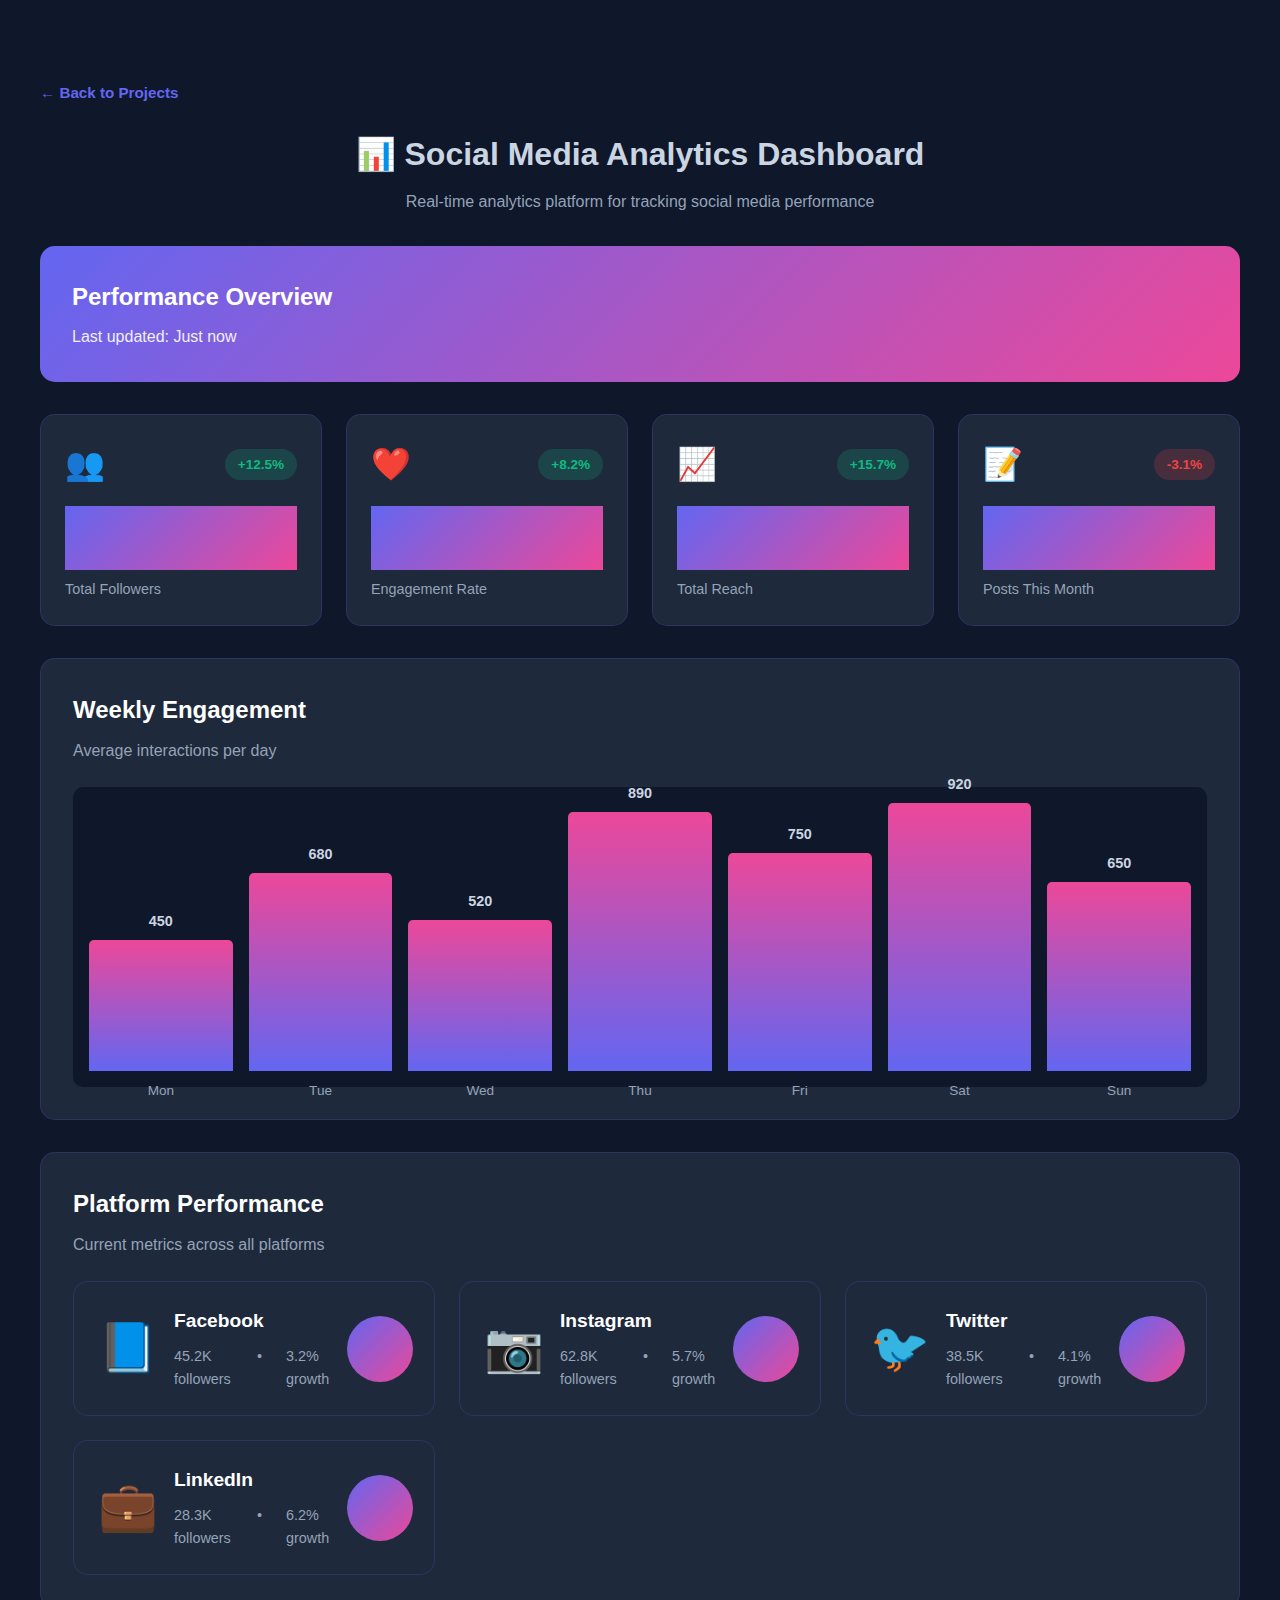
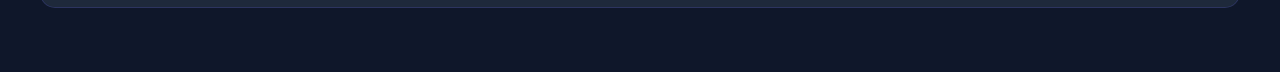
<file: social-dashboard.html>
<!DOCTYPE html>
<html lang="en">
  <head>
    <meta charset="UTF-8" />
    <meta name="viewport" content="width=device-width, initial-scale=1.0" />
    <title>Social Media Analytics Dashboard - Alex Morgan</title>
    <link rel="stylesheet" href="styles.css" />
    <style>
      .dashboard-container {
        max-width: 1400px;
        margin: 0 auto;
      }

      .dashboard-header {
        background: linear-gradient(135deg, #6366f1, #ec4899);
        padding: 2rem;
        border-radius: 15px;
        margin-bottom: 2rem;
        color: white;
      }

      .stats-grid {
        display: grid;
        grid-template-columns: repeat(auto-fit, minmax(250px, 1fr));
        gap: 1.5rem;
        margin-bottom: 2rem;
      }

      .stat-card {
        background: #1e293b;
        padding: 1.5rem;
        border-radius: 15px;
        border: 1px solid rgba(99, 102, 241, 0.2);
        transition: transform 0.3s;
      }

      .stat-card:hover {
        transform: translateY(-5px);
        border-color: #6366f1;
      }

      .stat-header {
        display: flex;
        justify-content: space-between;
        align-items: center;
        margin-bottom: 1rem;
      }

      .stat-icon {
        font-size: 2rem;
      }

      .stat-change {
        padding: 0.3rem 0.8rem;
        border-radius: 20px;
        font-size: 0.85rem;
        font-weight: 600;
      }

      .stat-change.positive {
        background: rgba(16, 185, 129, 0.2);
        color: #10b981;
      }

      .stat-change.negative {
        background: rgba(239, 68, 68, 0.2);
        color: #ef4444;
      }

      .stat-value {
        font-size: 2.5rem;
        font-weight: 700;
        margin-bottom: 0.5rem;
        background: linear-gradient(135deg, #6366f1, #ec4899);

        -webkit-text-fill-color: transparent;
      }

      .stat-label {
        color: #94a3b8;
        font-size: 0.9rem;
      }

      .chart-container {
        background: #1e293b;
        padding: 2rem;
        border-radius: 15px;
        margin-bottom: 2rem;
        border: 1px solid rgba(99, 102, 241, 0.2);
      }

      .chart-header {
        margin-bottom: 1.5rem;
      }

      .chart-title {
        font-size: 1.5rem;
        color: white;
        margin-bottom: 0.5rem;
      }

      .chart {
        height: 300px;
        display: flex;
        align-items: flex-end;
        justify-content: space-around;
        gap: 1rem;
        padding: 1rem;
        background: #0f172a;
        border-radius: 10px;
      }

      .bar {
        flex: 1;
        background: linear-gradient(to top, #6366f1, #ec4899);
        border-radius: 5px 5px 0 0;
        position: relative;
        transition: all 0.3s ease;
        cursor: pointer;
      }

      .bar:hover {
        opacity: 0.8;
        transform: scaleY(1.05);
      }

      .bar-label {
        position: absolute;
        bottom: -30px;
        left: 50%;
        transform: translateX(-50%);
        color: #94a3b8;
        font-size: 0.85rem;
        white-space: nowrap;
      }

      .bar-value {
        position: absolute;
        top: -30px;
        left: 50%;
        transform: translateX(-50%);
        color: #cbd5e1;
        font-weight: 600;
        font-size: 0.9rem;
      }

      .platform-list {
        display: grid;
        grid-template-columns: repeat(auto-fit, minmax(300px, 1fr));
        gap: 1.5rem;
      }

      .platform-card {
        background: #1e293b;
        padding: 1.5rem;
        border-radius: 15px;
        border: 1px solid rgba(99, 102, 241, 0.2);
        display: flex;
        align-items: center;
        gap: 1rem;
      }

      .platform-icon {
        font-size: 3rem;
      }

      .platform-info {
        flex: 1;
      }

      .platform-name {
        font-size: 1.2rem;
        font-weight: 600;
        color: white;
        margin-bottom: 0.5rem;
      }

      .platform-stats {
        display: flex;
        gap: 1.5rem;
        color: #94a3b8;
        font-size: 0.9rem;
      }

      .engagement-ring {
        width: 60px;
        height: 60px;
        border-radius: 50%;
        display: flex;
        align-items: center;
        justify-content: center;
        font-weight: 700;
        position: relative;
      }

      .engagement-ring::before {
        content: "";
        position: absolute;
        inset: -3px;
        border-radius: 50%;
        padding: 3px;
        background: linear-gradient(135deg, #6366f1, #ec4899);

        -webkit-mask-composite: xor;
        mask-composite: exclude;
      }
    </style>
  </head>
  <body>
    <div class="project-page">
      <div class="container">
        <a href="index.html#projects" class="back-btn">← Back to Projects</a>

        <div class="project-header">
          <h1>📊 Social Media Analytics Dashboard</h1>
          <p style="color: #94a3b8; margin-top: 0.5rem">
            Real-time analytics platform for tracking social media performance
          </p>
        </div>

        <div class="dashboard-container">
          <div class="dashboard-header">
            <h2 style="margin: 0">Performance Overview</h2>
            <p style="margin: 0.5rem 0 0; opacity: 0.9">
              Last updated: Just now
            </p>
          </div>

          <div class="stats-grid">
            <div class="stat-card">
              <div class="stat-header">
                <span class="stat-icon">👥</span>
                <span class="stat-change positive">+12.5%</span>
              </div>
              <div class="stat-value" id="followers">0</div>
              <div class="stat-label">Total Followers</div>
            </div>

            <div class="stat-card">
              <div class="stat-header">
                <span class="stat-icon">❤️</span>
                <span class="stat-change positive">+8.2%</span>
              </div>
              <div class="stat-value" id="engagement">0</div>
              <div class="stat-label">Engagement Rate</div>
            </div>

            <div class="stat-card">
              <div class="stat-header">
                <span class="stat-icon">📈</span>
                <span class="stat-change positive">+15.7%</span>
              </div>
              <div class="stat-value" id="reach">0</div>
              <div class="stat-label">Total Reach</div>
            </div>

            <div class="stat-card">
              <div class="stat-header">
                <span class="stat-icon">📝</span>
                <span class="stat-change negative">-3.1%</span>
              </div>
              <div class="stat-value" id="posts">0</div>
              <div class="stat-label">Posts This Month</div>
            </div>
          </div>

          <div class="chart-container">
            <div class="chart-header">
              <h3 class="chart-title">Weekly Engagement</h3>
              <p style="color: #94a3b8; margin: 0">
                Average interactions per day
              </p>
            </div>
            <div class="chart" id="chart"></div>
          </div>

          <div class="chart-container">
            <div class="chart-header">
              <h3 class="chart-title">Platform Performance</h3>
              <p style="color: #94a3b8; margin: 0">
                Current metrics across all platforms
              </p>
            </div>
            <div class="platform-list">
              <div class="platform-card">
                <span class="platform-icon">📘</span>
                <div class="platform-info">
                  <div class="platform-name">Facebook</div>
                  <div class="platform-stats">
                    <span>45.2K followers</span>
                    <span>•</span>
                    <span>3.2% growth</span>
                  </div>
                </div>
                <div class="engagement-ring">8.5%</div>
              </div>

              <div class="platform-card">
                <span class="platform-icon">📷</span>
                <div class="platform-info">
                  <div class="platform-name">Instagram</div>
                  <div class="platform-stats">
                    <span>62.8K followers</span>
                    <span>•</span>
                    <span>5.7% growth</span>
                  </div>
                </div>
                <div class="engagement-ring">12.3%</div>
              </div>

              <div class="platform-card">
                <span class="platform-icon">🐦</span>
                <div class="platform-info">
                  <div class="platform-name">Twitter</div>
                  <div class="platform-stats">
                    <span>38.5K followers</span>
                    <span>•</span>
                    <span>4.1% growth</span>
                  </div>
                </div>
                <div class="engagement-ring">6.8%</div>
              </div>

              <div class="platform-card">
                <span class="platform-icon">💼</span>
                <div class="platform-info">
                  <div class="platform-name">LinkedIn</div>
                  <div class="platform-stats">
                    <span>28.3K followers</span>
                    <span>•</span>
                    <span>6.2% growth</span>
                  </div>
                </div>
                <div class="engagement-ring">9.1%</div>
              </div>
            </div>
          </div>
        </div>
      </div>
    </div>

    <script>
      // Animate numbers
      function animateValue(id, start, end, duration, suffix = "") {
        const obj = document.getElementById(id);
        const range = end - start;
        const increment = end > start ? 1 : -1;
        const stepTime = Math.abs(Math.floor(duration / range));
        let current = start;

        const timer = setInterval(() => {
          current += increment * Math.ceil(range / 100);
          if (
            (increment > 0 && current >= end) ||
            (increment < 0 && current <= end)
          ) {
            current = end;
            clearInterval(timer);
          }
          obj.textContent = current.toLocaleString() + suffix;
        }, stepTime);
      }

      // Animate stats
      setTimeout(() => {
        animateValue("followers", 0, 175000, 2000);
        animateValue("engagement", 0, 8.7, 2000, "%");
        animateValue("reach", 0, 2400000, 2000);
        animateValue("posts", 0, 48, 2000);
      }, 500);

      // Create chart
      const chartData = [
        { day: "Mon", value: 450 },
        { day: "Tue", value: 680 },
        { day: "Wed", value: 520 },
        { day: "Thu", value: 890 },
        { day: "Fri", value: 750 },
        { day: "Sat", value: 920 },
        { day: "Sun", value: 650 },
      ];

      const chart = document.getElementById("chart");
      const maxValue = Math.max(...chartData.map((d) => d.value));

      chartData.forEach((data) => {
        const bar = document.createElement("div");
        bar.className = "bar";
        const height = (data.value / maxValue) * 100;
        bar.style.height = "0%";

        const label = document.createElement("div");
        label.className = "bar-label";
        label.textContent = data.day;

        const value = document.createElement("div");
        value.className = "bar-value";
        value.textContent = data.value;

        bar.appendChild(label);
        bar.appendChild(value);
        chart.appendChild(bar);

        // Animate bar height
        setTimeout(() => {
          bar.style.height = height + "%";
        }, 100);
      });

      // Update time
      setInterval(() => {
        const now = new Date();
        const timeString = now.toLocaleTimeString();
        document.querySelector(
          ".dashboard-header p"
        ).textContent = `Last updated: ${timeString}`;
      }, 1000);
    </script>
  </body>
</html>
</file>
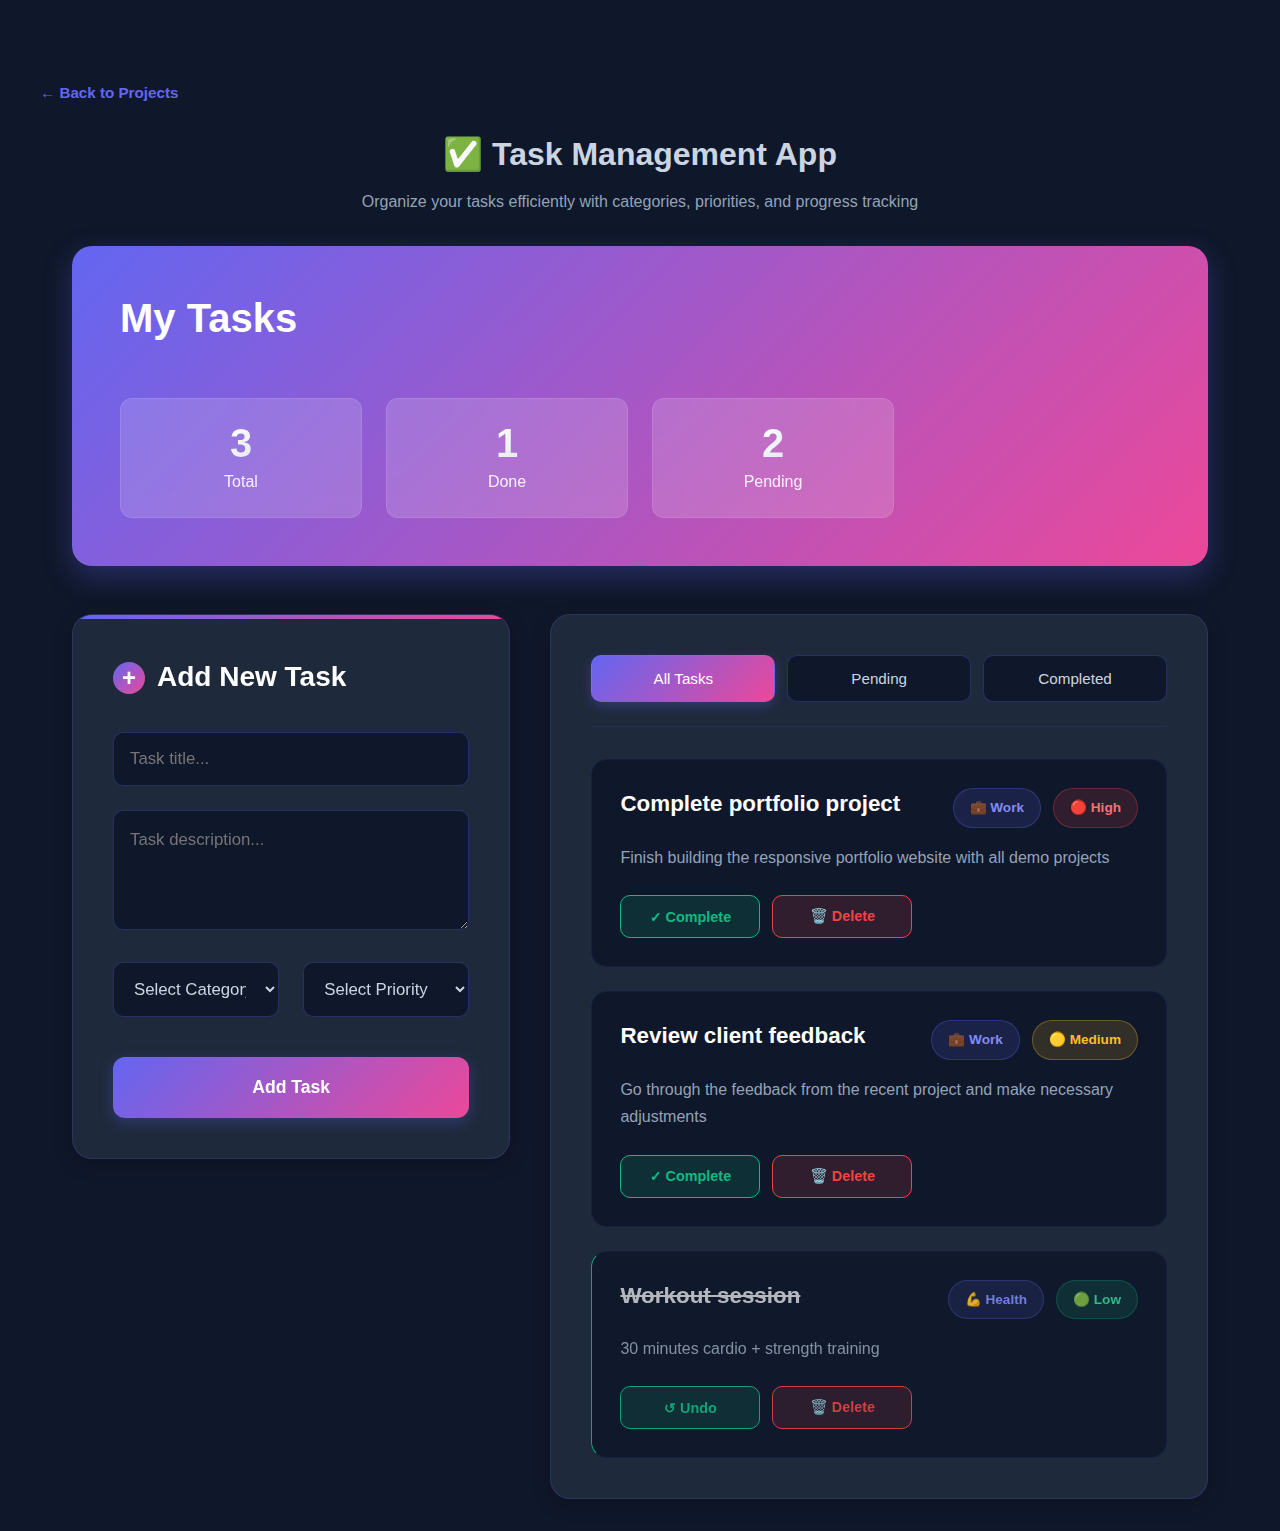
<file: task-manager.html>
<!DOCTYPE html>
<html lang="en">
  <head>
    <meta charset="UTF-8" />
    <meta name="viewport" content="width=device-width, initial-scale=1.0" />
    <title>Task Management App - Prince Ugoh-Godwin</title>
    <link rel="stylesheet" href="styles.css" />
    <link rel="stylesheet" href="task-manager.css" />
  </head>
  <body>
    <div class="project-page">
      <div class="container">
        <a href="index.html#projects" class="back-btn">← Back to Projects</a>

        <div class="project-header">
          <h1>✅ Task Management App</h1>
          <p style="color: #94a3b8; margin-top: 0.5rem">
            Organize your tasks efficiently with categories, priorities, and
            progress tracking
          </p>
        </div>

        <div class="task-manager-container">
          <div class="task-manager-header">
            <div class="header-content">
              <h2>My Tasks</h2>
              <div class="task-stats">
                <span class="stat-item">
                  <span class="stat-number" id="totalTasks">0</span>
                  <span class="stat-label">Total</span>
                </span>
                <span class="stat-item">
                  <span class="stat-number" id="completedTasks">0</span>
                  <span class="stat-label">Done</span>
                </span>
                <span class="stat-item">
                  <span class="stat-number" id="pendingTasks">0</span>
                  <span class="stat-label">Pending</span>
                </span>
              </div>
            </div>
          </div>

          <div class="task-content">
            <div class="task-form-section">
              <h3>Add New Task</h3>
              <form class="task-form" id="taskForm">
                <div class="form-field">
                  <input
                    type="text"
                    id="taskTitle"
                    placeholder="Task title..."
                    required
                  />
                </div>
                <div class="form-field">
                  <textarea
                    id="taskDescription"
                    placeholder="Task description..."
                    rows="3"
                  ></textarea>
                </div>
                <div class="form-row">
                  <div class="form-field">
                    <select id="taskCategory" required>
                      <option value="">Select Category</option>
                      <option value="work">💼 Work</option>
                      <option value="personal">👤 Personal</option>
                      <option value="shopping">🛒 Shopping</option>
                      <option value="health">💪 Health</option>
                      <option value="other">📌 Other</option>
                    </select>
                  </div>
                  <div class="form-field">
                    <select id="taskPriority" required>
                      <option value="">Select Priority</option>
                      <option value="high">🔴 High</option>
                      <option value="medium">🟡 Medium</option>
                      <option value="low">🟢 Low</option>
                    </select>
                  </div>
                </div>
                <button type="submit" class="add-task-btn">Add Task</button>
              </form>
            </div>

            <div class="tasks-section">
              <div class="filters">
                <button class="filter-btn active" data-filter="all">
                  All Tasks
                </button>
                <button class="filter-btn" data-filter="pending">
                  Pending
                </button>
                <button class="filter-btn" data-filter="completed">
                  Completed
                </button>
              </div>

              <div class="tasks-list" id="tasksList"></div>
            </div>
          </div>
        </div>
      </div>
    </div>

    <!-- Success Modal -->
    <div class="modal" id="successModal">
      <div class="modal-content success">
        <div class="modal-icon">✓</div>
        <h3>Task Added Successfully!</h3>
        <p>Your task has been added to the list.</p>
        <button class="modal-btn" onclick="closeModal('successModal')">
          Close
        </button>
      </div>
    </div>

    <!-- Delete Confirmation Modal -->
    <div class="modal" id="deleteModal">
      <div class="modal-content error">
        <div class="modal-icon">⚠️</div>
        <h3>Delete Task?</h3>
        <p>
          Are you sure you want to delete this task? This action cannot be
          undone.
        </p>
        <div class="modal-actions">
          <button class="modal-btn cancel" onclick="closeModal('deleteModal')">
            Cancel
          </button>
          <button class="modal-btn confirm" onclick="confirmDelete()">
            Delete
          </button>
        </div>
      </div>
    </div>

    <script src="task-manager.js"></script>
  </body>
</html>
</file>
<file: style.css>
/* GENERAL */

@import url("https://fonts.googleapis.com/css2?family=Poppins:ital,wght@0,100;0,300;0,400;0,500;0,600;1,100&display=swap");

* {
  margin: 0;
  padding: 0;
}

body {
  font-family: "Poppins", "sans-serif";
}
html {
  scroll-behavior: smooth;
}
p {
  color: rgb(85, 85, 85);
}

/* TRANSITION */
a,
.btn {
  transition: all 300ms ease;
}

/* desktop nav  */
nav,
.nav-links {
  display: flex;
}

nav {
  justify-content: space-around;
  align-items: center;
  height: 17vh;
}

.nav-links {
  gap: 2rem;
  list-style: none;
  font-size: 1.5rem;
}

a {
  color: black;
  text-decoration: none;
  text-decoration-color: white;
}

a:hover {
  color: grey;
  text-decoration: underline;
  text-underline-offset: 1rem;
  text-decoration-color: rgb(181, 181, 181);
}

.logo {
  font-size: 2rem;
}

.logo:hover {
  cursor: default;
}

/* hamburger menu  */

#hamburger-nav {
  display: none;
}

.hamburger-menu {
  position: relative;
  display: inline-block;
}

.hamburger-icon {
  display: flex;
  flex-direction: column;
  justify-content: space-between;
  height: 24px;
  width: 30px;
  cursor: pointer;
}

.hamburger-icon span {
  width: 100%;
  height: 2.5px;

  background-color: black;
  transition: 0.3s;
}

.menu-links {
  position: absolute;
  top: 100%;
  right: 0;
  background-color: white;
  width: fit-content;
  max-height: 0;
  overflow: hidden;
  transition: all 0.3 ease-in-out;
}

.menu-links a {
  display: block;
  padding: 10px;
  text-align: center;
  font-size: 1.5rem;
  color: black;
  text-decoration: none;
  transition: all 0.3 ease-in-out;
}

.menu-links li {
  list-style: none;
}

.menu-links.open {
  max-height: 300px;
}

.hamburger-icon.open span:first-child {
  transform: rotate(45deg) translate(10px, 5px);
}

.hamburger-icon.open span:nth-child(2) {
  opacity: 0;
}

.hamburger-icon.open span:last-child {
  transform: rotate(45deg) translate(10px, 5px);
}

.hamburger-icon span:first-child {
  transform: none;
}
.hamburger-icon span:first-child {
  opacity: 1.5;
}
.hamburger-icon span:first-child {
  transform: none;
}

/* SECTION  */
section {
  padding-top: 4vh;
  height: 96vh;
  margin: 0 10rem;
  box-sizing: border-box;
  min-height: fit-content;
}

.section-container {
  display: flex;
}

/* PROFILE SECTION  */

#profile {
  display: flex;
  justify-content: center;
  gap: 5rem;
  height: 80vh;
}

.section__pic-container {
  display: flex;
  height: 400px;
  width: 400px;
  margin: auto 0;
}

.section__text {
  align-self: center;
  text-align: center;
}

.section__text p {
  font-weight: 600;
}

.section__text p1 {
  font: size 1.75rem;
  margin-bottom: 1rem;
}
.section__text p2 {
  font-size: 1.75rem;
  margin-bottom: 1rem;
}

.title {
  font-size: 3rem;
  text-align: center;
}
#socials-container {
  display: flex;
  justify-content: center;
  margin-top: 1rem;
  gap: 1rem;
}

/* ICONS */

.icon {
  cursor: pointer;
  height: 2rem;
}

/* BUTTONS  */

.btn-container {
  display: flex;
  justify-content: center;
  gap: 1rem;
}

.btn {
  font-weight: 600;
  transition: all 300ms ease;
  padding: 1rem;
  width: 8rem;
  border-radius: 2rem;
}

.btn-color-1,
.btn-color-2 {
  border: rgb(53, 53, 53) 0.1 rem solid;
}

.btn-color-1:hover,
.btn-color-2:hover {
  cursor: pointer;
}

.btn-color-1,
.btn-color-2:hover {
  background: rgb(53, 53, 53);
  color: white;
}

.btn-color-1:hover {
  background: rgb(0, 0, 0);
}

.btn-color-2 {
  background: none;
}

.btn-color-2:hover {
  border: rgb(225, 225, 225) 0.1rem solid;
}

.btn-container {
  gap: 1rem;
}
/* ABOUT SECTION */

#about {
  position: relative;
}

.about-containers {
  gap: 2rem;
  margin-bottom: 2rem;
  margin-top: 2rem;
}

.about-details-container {
  justify-content: center;
  flex-direction: column;
}

.about-containers,
.about-details-container {
  display: flex;
}

.about-pic {
  border-radius: 2rem;
}

.arrow {
  position: absolute;
  right: -5rem;
  bottom: 2.5rem;
}

.details-container {
  padding: 1.5rem;
  flex: 1;
  background: white;
  border-radius: 2rem;
  border: rgb(53, 53, 53) 0.1rem solid;
  border-color: rgb(163, 163, 163);
  text-align: center;
}

.section-container {
  gap: 4rem;
  height: 80%;
}

.section__pic-container {
  height: 400px;
  width: 400px;
  margin: auto 0;
}
/* EXPERIENCE SECTION */
#experience {
  position: relative;
}

.experience-sub-title {
  color: rgb(85, 85, 85);
  font-weight: 600;
  font-size: 1.75rem;
  margin-bottom: 2rem;
}

.experience-sub-title {
  color: rgb(85, 85, 85);
  font-weight: 600;
  font-size: 1.75rem;
  margin-bottom: 2rem;
}
.experience-details-container {
  display: flex;
  justify-content: center;
  flex-direction: column;
}

.article-container {
  display: flex;
  text-align: initial;
  flex-wrap: wrap;
  flex-direction: row;
  gap: 2.5rem;
  justify-content: space-around;
}

article {
  display: flex;
  width: 10rem;
  justify-content: space-around;
  gap: 0.5rem;
}

article.icon {
  cursor: default;
}

/* PROJECTS SECTION */

#projects {
  position: relative;
}

.color-container {
  border-color: rgb(163, 163, 163);
  background: rgb(250, 250, 250);
}

.project-img {
  border-radius: 2rem;
  width: 90%;
  height: 90%;
}

.project-title {
  margin: 1rem;
  color: black;
}

.project-btn {
  color: black;
  border-color: rgb(163, 163, 163);
}

/* CONTACT PAGE */

#contact {
  display: flex;
  justify-content: center;
  flex-direction: column;
  height: 70vh;
}

.contact-info-upper-container {
  display: flex;
  justify-self: center;
  border-radius: 2rem;
  border: rgb(53, 53, 53) 0.1rem solid;
  border-color: rgb(163, 163, 163);
  background: (250, 250, 250);
  margin: 2rem auto;
  padding: 0.5rem;
}
.contact-info-container {
  display: flex;
  align-self: center;
  justify-content: center;
  gap: 0.5rem;
  margin: 1rem;
}

.contact-info-container p {
  font-size: larger;
}

.contact-icon {
  cursor: default;
}
.email-icon {
  height: 2.5rem;
}

/* FOOTER */
footer {
  height: 26vh;
  margin: 0 1rem;
}
footer p {
  text-align: center;
}
</file>
<file: mediaqueries.css>
@media screen and (max-width: 1400px) {
  #profile {
    height: 83vh;
    margin-bottom: 6rem;
  }
  .about-containers {
    flex-wrap: wrap;
  }
}

@media screen and (max-width: 1200px) {
  #desktop-nav {
    display: none;
  }
  #hamburger-nav {
    display: flex;
  }
  #experience,
  .experience-details-container {
    margin-top: 2rem;
  }
  #profile {
    display: block;
  }
  .arrow {
    display: none;
  }
  section,
  .section-container {
    height: fit-content;
  }
  section {
    margin: 0 5%;
  }
  .section__pic-container {
    width: 275px;
    height: 275px;
    margin: o auto 2rem;
  }
  .about-containers {
    margin-top: 0;
  }
}

@media screen and (max-width: 600px) {
  #contact,
  footer {
    height: 40vh;
  }
  #profile {
    height: 83vh;
    margin-bottom: 0;
  }
  article {
    font-size: 1rem;
  }
  footer nav {
    height: fit-content;
    margin-bottom: 2rem;
  }
  .about-containers,
  .contact-info-upper-container,
  btn-container {
    flex-wrap: wrap;
  }
  .contact-info-container {
    margin: 0;
  }
  .contact-info-container p,
  nav-links li a {
    font-size: 1rem;
  }
  .experience-sub-title {
    font-size: 1.25rem;
  }
  .logo {
    font-size: 1.2rem;
  }
  .nav-links {
    flex-direction: column;
    gap: 0.5rem;
    text-align: center;
  }
  .section__pic-container {
    width: auto;
    height: 40vw;
    justify-content: center;
  }
  .section__text__p2 {
    font-size: 1.25rem;
  }
  .title {
    font-size: 2rem;
  }
  .text-container {
    text-align: justify;
  }
}
</file>
<file: builder.css>
/* Portfolio Builder Specific Styles - Fully Responsive */
.builder-container {
  max-width: 1800px;
  margin: 0 auto;
  display: grid;
  grid-template-columns: 1fr;
  gap: clamp(1.5rem, 4vw, 2.5rem);
  padding: 0 clamp(1rem, 3vw, 2rem);
  width: 100%;
  box-sizing: border-box;
}

.builder-sidebar {
  background: #1e293b;
  padding: clamp(1.5rem, 4vw, 2rem);
  border-radius: clamp(12px, 2vw, 20px);
  border: 1px solid rgba(99, 102, 241, 0.2);
  box-shadow: 0 10px 40px rgba(0, 0, 0, 0.2);
  height: fit-content;
  position: relative;
  overflow: hidden;
}

.builder-sidebar::before {
  content: "";
  position: absolute;
  top: 0;
  left: 0;
  right: 0;
  height: 4px;
  background: linear-gradient(90deg, #6366f1, #ec4899);
}

.sidebar-header {
  display: flex;
  justify-content: space-between;
  align-items: center;
  margin-bottom: clamp(1.5rem, 4vw, 2rem);
  flex-wrap: wrap;
  gap: 1rem;
}

.sidebar-title {
  font-size: clamp(1.25rem, 3.5vw, 1.5rem);
  color: white;
  margin: 0;
  font-weight: 700;
  display: flex;
  align-items: center;
  gap: 0.75rem;
}

.sidebar-title::before {
  content: "⚙️";
  font-size: 1.5rem;
}

.sidebar-toggle {
  display: none;
  background: transparent;
  border: 1px solid rgba(99, 102, 241, 0.3);
  color: #cbd5e1;
  padding: 0.5rem;
  border-radius: 8px;
  cursor: pointer;
  transition: all 0.3s ease;
  font-size: 1.25rem;
}

.sidebar-toggle:hover {
  background: rgba(99, 102, 241, 0.1);
  border-color: #6366f1;
}

.controls-grid {
  display: grid;
  grid-template-columns: repeat(auto-fit, minmax(250px, 1fr));
  gap: clamp(1.5rem, 4vw, 2rem);
  margin-bottom: clamp(1.5rem, 4vw, 2rem);
}

.control-group {
  margin: 0;
}

.control-label {
  display: block;
  color: white;
  margin-bottom: 0.75rem;
  font-weight: 600;
  font-size: clamp(0.95rem, 2.5vw, 1.05rem);
  line-height: 1.4;
}

.control-input {
  width: 100%;
  padding: clamp(0.875rem, 2.5vw, 1rem);
  background: #0f172a;
  border: 1px solid rgba(99, 102, 241, 0.3);
  border-radius: clamp(8px, 1.5vw, 12px);
  color: #cbd5e1;
  font-family: inherit;
  font-size: clamp(0.95rem, 2.5vw, 1.05rem);
  transition: all 0.3s ease;
  box-sizing: border-box;
}

.control-input:focus {
  outline: none;
  border-color: #6366f1;
  box-shadow: 0 0 0 3px rgba(99, 102, 241, 0.2);
  background: #0f172a;
}

.control-input::placeholder {
  color: #64748b;
}

.color-picker {
  display: grid;
  grid-template-columns: repeat(auto-fill, minmax(40px, 1fr));
  gap: clamp(0.75rem, 2vw, 1rem);
}

.color-option {
  width: clamp(36px, 8vw, 44px);
  height: clamp(36px, 8vw, 44px);
  border-radius: clamp(6px, 1.5vw, 10px);
  cursor: pointer;
  border: 3px solid transparent;
  transition: all 0.3s cubic-bezier(0.34, 1.56, 0.64, 1);
  position: relative;
  overflow: hidden;
}

.color-option::after {
  content: "✓";
  position: absolute;
  top: 50%;
  left: 50%;
  transform: translate(-50%, -50%) scale(0);
  color: white;
  font-weight: 900;
  font-size: 1.2rem;
  opacity: 0;
  transition: all 0.3s ease;
}

.color-option:hover {
  transform: scale(1.15);
  box-shadow: 0 8px 25px rgba(0, 0, 0, 0.3);
}

.color-option:active {
  transform: scale(0.95);
}

.color-option.active {
  border-color: white;
  box-shadow: 0 0 15px rgba(255, 255, 255, 0.6), 0 8px 25px rgba(0, 0, 0, 0.3);
}

.color-option.active::after {
  transform: translate(-50%, -50%) scale(1);
  opacity: 1;
}

.template-options {
  display: grid;
  grid-template-columns: repeat(auto-fit, minmax(180px, 1fr));
  gap: clamp(0.75rem, 2vw, 1rem);
}

.template-btn {
  padding: clamp(1rem, 3vw, 1.25rem);
  background: #0f172a;
  border: 2px solid rgba(99, 102, 241, 0.3);
  border-radius: clamp(8px, 1.5vw, 12px);
  color: #cbd5e1;
  cursor: pointer;
  transition: all 0.3s cubic-bezier(0.4, 0, 0.2, 1);
  text-align: center;
  font-family: inherit;
  font-size: clamp(0.9rem, 2.5vw, 1rem);
  font-weight: 600;
  display: flex;
  flex-direction: column;
  align-items: center;
  gap: 0.75rem;
  min-height: 80px;
}

.template-btn:hover {
  border-color: #6366f1;
  background: rgba(99, 102, 241, 0.15);
  transform: translateY(-3px);
  box-shadow: 0 8px 25px rgba(99, 102, 241, 0.2);
}

.template-btn:active {
  transform: translateY(-1px);
}

.template-btn.active {
  border-color: #6366f1;
  background: linear-gradient(
    135deg,
    rgba(99, 102, 241, 0.2),
    rgba(236, 72, 153, 0.2)
  );
  color: white;
  box-shadow: 0 8px 25px rgba(99, 102, 241, 0.3);
}

.template-icon {
  font-size: clamp(1.5rem, 4vw, 2rem);
}

.template-name {
  font-size: clamp(0.85rem, 2vw, 0.95rem);
}

.sidebar-footer {
  border-top: 1px solid rgba(99, 102, 241, 0.1);
  padding-top: clamp(1.5rem, 4vw, 2rem);
  margin-top: clamp(1rem, 3vw, 1.5rem);
}

.export-btn {
  width: 100%;
  padding: clamp(1rem, 3vw, 1.25rem);
  background: linear-gradient(135deg, #6366f1, #ec4899);
  border: none;
  border-radius: clamp(10px, 2vw, 15px);
  color: white;
  font-weight: 700;
  cursor: pointer;
  transition: all 0.3s cubic-bezier(0.4, 0, 0.2, 1);
  margin: 0;
  font-family: inherit;
  font-size: clamp(1rem, 2.5vw, 1.1rem);
  display: flex;
  align-items: center;
  justify-content: center;
  gap: 0.75rem;
  box-shadow: 0 8px 25px rgba(99, 102, 241, 0.3);
  position: relative;
  overflow: hidden;
}

.export-btn::after {
  content: "";
  position: absolute;
  top: 50%;
  left: 50%;
  width: 5px;
  height: 5px;
  background: rgba(255, 255, 255, 0.5);
  opacity: 0;
  border-radius: 100%;
  transform: scale(1, 1) translate(-50%);
  transform-origin: 50% 50%;
}

.export-btn:focus:not(:active)::after {
  animation: ripple 1s ease-out;
}

@keyframes ripple {
  0% {
    transform: scale(0, 0);
    opacity: 0.5;
  }
  100% {
    transform: scale(20, 20);
    opacity: 0;
  }
}

.export-btn:hover {
  transform: translateY(-3px);
  box-shadow: 0 12px 30px rgba(99, 102, 241, 0.4);
}

.export-btn:active {
  transform: translateY(-1px);
}

.export-btn:disabled {
  opacity: 0.6;
  cursor: not-allowed;
  transform: none;
}

.preview-container {
  background: #1e293b;
  padding: clamp(1.5rem, 4vw, 2.5rem);
  border-radius: clamp(12px, 2vw, 20px);
  border: 1px solid rgba(99, 102, 241, 0.2);
  box-shadow: 0 10px 40px rgba(0, 0, 0, 0.2);
  min-height: clamp(500px, 60vh, 800px);
}

.preview-header {
  display: flex;
  justify-content: space-between;
  align-items: center;
  margin-bottom: clamp(1.5rem, 4vw, 2.5rem);
  flex-wrap: wrap;
  gap: 1rem;
}

.preview-title {
  font-size: clamp(1.5rem, 4vw, 2rem);
  color: white;
  font-weight: 700;
  margin: 0;
  display: flex;
  align-items: center;
  gap: 0.75rem;
}

.preview-title::before {
  content: "👁️";
  font-size: 1.75rem;
}

.preview-mode {
  display: flex;
  gap: clamp(0.5rem, 1.5vw, 0.75rem);
  flex-wrap: wrap;
}

.mode-btn {
  padding: clamp(0.6rem, 2vw, 0.75rem) clamp(1rem, 3vw, 1.25rem);
  background: #0f172a;
  border: 1px solid rgba(99, 102, 241, 0.3);
  border-radius: clamp(6px, 1.5vw, 8px);
  color: #cbd5e1;
  cursor: pointer;
  transition: all 0.3s ease;
  font-family: inherit;
  font-size: clamp(0.85rem, 2vw, 0.9rem);
  font-weight: 600;
  display: flex;
  align-items: center;
  gap: 0.5rem;
  min-width: 100px;
  justify-content: center;
}

.mode-btn:hover {
  background: rgba(99, 102, 241, 0.1);
  border-color: #6366f1;
  transform: translateY(-2px);
}

.mode-btn:active {
  transform: translateY(0);
}

.mode-btn.active {
  background: rgba(99, 102, 241, 0.2);
  border-color: #6366f1;
  color: white;
  box-shadow: 0 4px 15px rgba(99, 102, 241, 0.3);
}

.portfolio-preview {
  background: white;
  border-radius: clamp(10px, 2vw, 16px);
  overflow: hidden;
  box-shadow: 0 20px 60px rgba(0, 0, 0, 0.4);
  transition: all 0.3s cubic-bezier(0.4, 0, 0.2, 1);
  min-height: 400px;
  width: 100%;
  max-width: 1200px;
  margin: 0 auto;
}

.portfolio-preview.desktop {
  height: 600px;
  overflow-y: auto;
}

.portfolio-preview.tablet {
  max-width: 768px;
  height: 500px;
  overflow-y: auto;
}

.portfolio-preview.mobile {
  max-width: 375px;
  height: 667px;
  overflow-y: auto;
}

.preview-hero {
  padding: clamp(3rem, 8vw, 5rem) clamp(1.5rem, 4vw, 2.5rem);
  text-align: center;
  color: white;
  background: linear-gradient(
    135deg,
    var(--hero-bg-start, #6366f1),
    var(--hero-bg-end, #ec4899)
  );
  transition: background 0.5s ease;
  position: relative;
  overflow: hidden;
}

.preview-hero::before {
  content: "";
  position: absolute;
  top: 0;
  left: 0;
  right: 0;
  height: 100%;
  background: radial-gradient(
    circle at 30% 20%,
    rgba(255, 255, 255, 0.1) 0%,
    transparent 50%
  );
  pointer-events: none;
}

.preview-name {
  font-size: clamp(2rem, 6vw, 3.5rem);
  font-weight: 800;
  margin-bottom: 0.75rem;
  line-height: 1.2;
  position: relative;
  z-index: 1;
}

.preview-title-text {
  font-size: clamp(1.1rem, 3vw, 1.5rem);
  opacity: 0.9;
  line-height: 1.4;
  position: relative;
  z-index: 1;
}

.preview-content {
  padding: clamp(1.5rem, 4vw, 2.5rem);
}

.preview-section {
  margin-bottom: clamp(1.5rem, 4vw, 2.5rem);
  animation: fadeInUp 0.6s ease;
}

@keyframes fadeInUp {
  from {
    opacity: 0;
    transform: translateY(20px);
  }
  to {
    opacity: 1;
    transform: translateY(0);
  }
}

.section-title {
  font-size: clamp(1.25rem, 3.5vw, 1.75rem);
  font-weight: 700;
  color: #1e293b;
  margin-bottom: 1rem;
  display: flex;
  align-items: center;
  gap: 0.75rem;
  border-bottom: 2px solid #f1f5f9;
  padding-bottom: 0.5rem;
}

.section-title::after {
  content: "";
  flex: 1;
  height: 2px;
  background: linear-gradient(90deg, #6366f1, transparent);
}

.preview-text {
  color: #64748b;
  line-height: 1.7;
  font-size: clamp(0.95rem, 2.5vw, 1.05rem);
  margin-bottom: 1.5rem;
}

.skills-preview {
  display: flex;
  flex-wrap: wrap;
  gap: 0.75rem;
}

.skill-tag {
  padding: clamp(0.5rem, 1.5vw, 0.6rem) clamp(1rem, 2.5vw, 1.25rem);
  background: #f1f5f9;
  border-radius: 50px;
  color: #475569;
  font-size: clamp(0.85rem, 2vw, 0.95rem);
  font-weight: 500;
  transition: all 0.3s ease;
  border: 1px solid transparent;
}

.skill-tag:hover {
  background: #e2e8f0;
  transform: translateY(-2px);
  box-shadow: 0 4px 12px rgba(0, 0, 0, 0.1);
}

.projects-preview {
  display: grid;
  grid-template-columns: repeat(auto-fit, minmax(250px, 1fr));
  gap: clamp(1rem, 3vw, 1.5rem);
}

.project-preview {
  background: #f8fafc;
  padding: clamp(1.25rem, 3vw, 1.75rem);
  border-radius: clamp(10px, 2vw, 12px);
  border: 1px solid #e2e8f0;
  transition: all 0.3s cubic-bezier(0.4, 0, 0.2, 1);
}

.project-preview:hover {
  transform: translateY(-5px);
  box-shadow: 0 15px 40px rgba(0, 0, 0, 0.1);
  border-color: #cbd5e1;
}

.project-preview h4 {
  color: #1e293b;
  margin-bottom: 0.75rem;
  font-size: clamp(1.1rem, 2.5vw, 1.25rem);
  font-weight: 700;
  line-height: 1.3;
}

.project-preview p {
  color: #64748b;
  font-size: clamp(0.9rem, 2.5vw, 1rem);
  line-height: 1.6;
  margin: 0;
}

.empty-preview {
  display: flex;
  flex-direction: column;
  align-items: center;
  justify-content: center;
  min-height: 400px;
  text-align: center;
  padding: 3rem;
  color: #94a3b8;
}

.empty-icon {
  font-size: clamp(3rem, 8vw, 4rem);
  margin-bottom: 1.5rem;
  opacity: 0.5;
}

.empty-preview h3 {
  color: white;
  margin-bottom: 1rem;
  font-size: clamp(1.25rem, 3vw, 1.5rem);
  font-weight: 700;
}

.empty-preview p {
  font-size: clamp(1rem, 2.5vw, 1.1rem);
  max-width: 500px;
  line-height: 1.6;
}

/* Responsive Grid Layout */
@media (min-width: 768px) {
  .builder-container {
    grid-template-columns: 350px 1fr;
  }

  .builder-sidebar {
    position: sticky;
    top: clamp(100px, 10vw, 120px);
    max-height: calc(100vh - 150px);
    overflow-y: auto;
  }

  .controls-grid {
    grid-template-columns: 1fr;
  }

  .template-options {
    grid-template-columns: 1fr;
  }

  .sidebar-toggle {
    display: none;
  }
}

@media (min-width: 1024px) {
  .builder-container {
    grid-template-columns: 400px 1fr;
    gap: 3rem;
  }

  .builder-sidebar {
    padding: 2rem;
  }

  .preview-container {
    padding: 2.5rem;
  }

  .portfolio-preview.desktop {
    height: 700px;
  }

  .portfolio-preview.tablet {
    height: 550px;
  }

  .portfolio-preview.mobile {
    height: 700px;
  }
}

/* Mobile Optimizations */
@media (max-width: 767px) {
  .builder-container {
    padding: 0 clamp(0.75rem, 2vw, 1rem);
    gap: 1.5rem;
  }

  .builder-sidebar {
    padding: 1.25rem;
    border-radius: 12px;
  }

  .sidebar-toggle {
    display: flex;
    align-items: center;
    justify-content: center;
  }

  .sidebar-content {
    display: none;
  }

  .sidebar-content.active {
    display: block;
  }

  .controls-grid {
    grid-template-columns: 1fr;
  }

  .preview-container {
    padding: 1.25rem;
    border-radius: 12px;
  }

  .preview-header {
    flex-direction: column;
    align-items: stretch;
  }

  .preview-title {
    font-size: 1.4rem;
  }

  .preview-mode {
    justify-content: center;
  }

  .portfolio-preview {
    min-height: 300px;
  }

  .preview-hero {
    padding: 2.5rem 1.25rem;
  }

  .preview-name {
    font-size: 2rem;
  }

  .preview-title-text {
    font-size: 1.1rem;
  }

  .preview-content {
    padding: 1.5rem;
  }

  .section-title {
    font-size: 1.3rem;
  }

  .projects-preview {
    grid-template-columns: 1fr;
  }

  .template-options {
    grid-template-columns: repeat(2, 1fr);
  }

  .export-btn {
    padding: 1rem;
  }
}

/* Extra Small Devices (Phones < 480px) */
@media (max-width: 480px) {
  .builder-sidebar {
    padding: 1rem;
  }

  .sidebar-title {
    font-size: 1.1rem;
  }

  .control-input {
    padding: 0.75rem;
  }

  .color-picker {
    grid-template-columns: repeat(4, 1fr);
    gap: 0.75rem;
  }

  .color-option {
    width: 40px;
    height: 40px;
  }

  .template-btn {
    padding: 0.75rem;
    min-height: 70px;
  }

  .template-icon {
    font-size: 1.5rem;
  }

  .preview-container {
    padding: 1rem;
  }

  .preview-hero {
    padding: 2rem 1rem;
  }

  .preview-name {
    font-size: 1.75rem;
  }

  .preview-title-text {
    font-size: 1rem;
  }

  .preview-content {
    padding: 1rem;
  }

  .section-title {
    font-size: 1.2rem;
  }

  .skill-tag {
    padding: 0.4rem 0.75rem;
    font-size: 0.8rem;
  }

  .mode-btn {
    padding: 0.5rem 0.75rem;
    min-width: 80px;
    font-size: 0.8rem;
  }

  .empty-preview {
    padding: 2rem 1rem;
  }

  .empty-icon {
    font-size: 3rem;
  }

  .empty-preview h3 {
    font-size: 1.2rem;
  }

  .empty-preview p {
    font-size: 1rem;
  }
}

/* Landscape Mobile */
@media (max-height: 600px) and (orientation: landscape) {
  .builder-sidebar {
    position: static;
    max-height: none;
  }

  .portfolio-preview {
    min-height: 300px;
  }

  .preview-hero {
    padding: 2rem 1.5rem;
  }

  .preview-name {
    font-size: 1.5rem;
  }
}

/* Tablet Landscape */
@media (min-width: 1024px) and (max-height: 768px) {
  .builder-sidebar {
    max-height: calc(100vh - 100px);
  }

  .portfolio-preview.desktop {
    height: 500px;
  }

  .portfolio-preview.tablet {
    height: 450px;
  }
}

/* Large Desktop Screens */
@media (min-width: 1600px) {
  .builder-container {
    max-width: 1700px;
    grid-template-columns: 450px 1fr;
    gap: 3.5rem;
  }

  .builder-sidebar {
    padding: 2.5rem;
  }

  .preview-container {
    padding: 3rem;
  }

  .portfolio-preview.desktop {
    height: 750px;
  }

  .projects-preview {
    grid-template-columns: repeat(auto-fit, minmax(300px, 1fr));
  }
}

/* Dark Mode Adjustments */
@media (prefers-contrast: high) {
  .builder-sidebar,
  .preview-container,
  .portfolio-preview {
    border-width: 2px;
  }

  .control-input,
  .template-btn,
  .mode-btn {
    border-width: 2px;
  }
}

/* Reduced Motion */
@media (prefers-reduced-motion: reduce) {
  .portfolio-preview,
  .template-btn,
  .color-option,
  .project-preview,
  .skill-tag,
  .export-btn,
  .mode-btn {
    transition: none;
    animation: none;
  }

  .template-btn:hover,
  .color-option:hover,
  .project-preview:hover,
  .skill-tag:hover,
  .export-btn:hover,
  .mode-btn:hover {
    transform: none;
  }

  .preview-section {
    animation: none;
  }
}

/* Print Styles */
@media print {
  .builder-sidebar,
  .preview-header,
  .preview-mode,
  .export-btn {
    display: none !important;
  }

  .builder-container {
    grid-template-columns: 1fr !important;
    padding: 0 !important;
  }

  .preview-container {
    background: white !important;
    border: none !important;
    box-shadow: none !important;
  }

  .portfolio-preview {
    box-shadow: none !important;
    border: 1px solid #000 !important;
  }

  .preview-hero {
    background: #6366f1 !important;
    -webkit-print-color-adjust: exact;
    print-color-adjust: exact;
  }
}

/* Accessibility Focus States */
.control-input:focus,
.template-btn:focus,
.color-option:focus,
.mode-btn:focus,
.export-btn:focus {
  outline: 3px solid #6366f1;
  outline-offset: 2px;
}

/* Touch Device Optimizations */
@media (hover: none) and (pointer: coarse) {
  .portfolio-preview:hover,
  .template-btn:hover,
  .color-option:hover,
  .project-preview:hover,
  .skill-tag:hover {
    transform: none;
  }

  .template-btn:active,
  .color-option:active,
  .mode-btn:active {
    transform: translateY(-3px);
  }

  .control-input,
  .template-btn,
  .mode-btn,
  .export-btn {
    font-size: 16px;
    min-height: 44px;
  }

  .color-option {
    min-width: 44px;
    min-height: 44px;
  }
}

/* Loading States */
.export-btn.loading {
  position: relative;
  color: transparent;
}

.export-btn.loading::after {
  content: "";
  position: absolute;
  width: 20px;
  height: 20px;
  border: 2px solid rgba(255, 255, 255, 0.3);
  border-radius: 50%;
  border-top-color: white;
  animation: spin 1s linear infinite;
}

@keyframes spin {
  to {
    transform: rotate(360deg);
  }
}

/* Custom Scrollbar for Sidebar */
@media (min-width: 768px) {
  .builder-sidebar::-webkit-scrollbar {
    width: 8px;
  }

  .builder-sidebar::-webkit-scrollbar-track {
    background: rgba(99, 102, 241, 0.1);
    border-radius: 4px;
  }

  .builder-sidebar::-webkit-scrollbar-thumb {
    background: #6366f1;
    border-radius: 4px;
  }

  .builder-sidebar::-webkit-scrollbar-thumb:hover {
    background: #4f46e5;
  }
}

/* Template Preview Animation */
@keyframes templateSelect {
  0% {
    transform: scale(0.95);
    opacity: 0.5;
  }
  100% {
    transform: scale(1);
    opacity: 1;
  }
}

.template-btn.active {
  animation: templateSelect 0.3s ease;
}

/* Color Variables for Dynamic Themes */
:root {
  --hero-bg-start: #6366f1;
  --hero-bg-end: #ec4899;
}

/* Device Frame Simulation */
.portfolio-preview.desktop::before,
.portfolio-preview.tablet::before,
.portfolio-preview.mobile::before {
  content: "";
  position: absolute;
  top: -30px;
  left: 50%;
  transform: translateX(-50%);
  width: 60px;
  height: 5px;
  background: #cbd5e1;
  border-radius: 10px 10px 0 0;
  z-index: 10;
}

.portfolio-preview.tablet::before {
  width: 40px;
}

.portfolio-preview.mobile::before {
  width: 30px;
}

@media (max-width: 767px) {
  .portfolio-preview.desktop::before,
  .portfolio-preview.tablet::before,
  .portfolio-preview.mobile::before {
    display: none;
  }
}
</file>
<file: task-manager.css>
/* Task Manager Specific Styles */

.task-manager-container {
  max-width: 1400px;
  margin: 0 auto;
  padding: 0 clamp(1rem, 3vw, 2rem);
  width: 100%;
  box-sizing: border-box;
}

.task-manager-header {
  background: linear-gradient(135deg, #6366f1, #ec4899);
  padding: clamp(1.5rem, 5vw, 3rem);
  border-radius: clamp(10px, 2vw, 20px);
  margin-bottom: clamp(1.5rem, 4vw, 3rem);
  color: white;
  box-shadow: 0 10px 30px rgba(99, 102, 241, 0.3);
}

.header-content {
  display: flex;
  flex-direction: column;
  gap: clamp(1rem, 3vw, 1.5rem);
}

.header-content h2 {
  margin: 0;
  font-size: clamp(1.75rem, 5vw, 2.5rem);
  font-weight: 800;
  line-height: 1.2;
  text-align: center;
}

.header-description {
  font-size: clamp(1rem, 3vw, 1.2rem);
  opacity: 0.95;
  text-align: center;
  max-width: 800px;
  margin: 0 auto;
  line-height: 1.6;
}

.task-stats {
  display: grid;
  grid-template-columns: repeat(auto-fit, minmax(140px, 1fr));
  gap: clamp(0.75rem, 2vw, 1.5rem);
  margin-top: clamp(1rem, 3vw, 2rem);
}

.stat-item {
  display: flex;
  flex-direction: column;
  align-items: center;
  justify-content: center;
  padding: clamp(1rem, 3vw, 1.5rem);
  background: rgba(255, 255, 255, 0.15);
  border-radius: clamp(8px, 1.5vw, 12px);
  backdrop-filter: blur(10px);
  border: 1px solid rgba(255, 255, 255, 0.1);
  transition: transform 0.3s ease, background 0.3s ease;
  min-height: 80px;
}

.stat-item:hover {
  transform: translateY(-5px);
  background: rgba(255, 255, 255, 0.2);
}

.stat-number {
  font-size: clamp(1.75rem, 5vw, 2.5rem);
  font-weight: 800;
  line-height: 1;
  margin-bottom: 0.5rem;
  background: linear-gradient(135deg, white, #e2e8f0);
  -webkit-background-clip: text;
  -webkit-text-fill-color: transparent;
  background-clip: text;
}

.stat-label {
  font-size: clamp(0.85rem, 2vw, 1rem);
  opacity: 0.9;
  text-align: center;
  line-height: 1.4;
  font-weight: 500;
}

.task-content {
  display: grid;
  grid-template-columns: 1fr;
  gap: clamp(1.5rem, 4vw, 2.5rem);
  align-items: start;
}

.task-form-section {
  background: #1e293b;
  padding: clamp(1.5rem, 4vw, 2.5rem);
  border-radius: clamp(12px, 2vw, 20px);
  border: 1px solid rgba(99, 102, 241, 0.2);
  box-shadow: 0 5px 20px rgba(0, 0, 0, 0.2);
  position: relative;
  overflow: hidden;
}

.task-form-section::before {
  content: "";
  position: absolute;
  top: 0;
  left: 0;
  right: 0;
  height: 4px;
  background: linear-gradient(90deg, #6366f1, #ec4899);
}

.task-form-section h3 {
  color: white;
  margin-bottom: clamp(1.5rem, 4vw, 2rem);
  font-size: clamp(1.25rem, 4vw, 1.75rem);
  font-weight: 700;
  display: flex;
  align-items: center;
  gap: 0.75rem;
}

.task-form-section h3::before {
  content: "+";
  background: linear-gradient(135deg, #6366f1, #ec4899);
  width: 32px;
  height: 32px;
  border-radius: 50%;
  display: flex;
  align-items: center;
  justify-content: center;
  font-size: 1.5rem;
  font-weight: 700;
}

.task-form {
  display: flex;
  flex-direction: column;
  gap: clamp(1rem, 3vw, 1.5rem);
}

.form-field {
  width: 100%;
}

.form-field label {
  display: block;
  color: #e2e8f0;
  margin-bottom: 0.5rem;
  font-size: clamp(0.9rem, 2.5vw, 1rem);
  font-weight: 500;
}

.form-field input,
.form-field textarea,
.form-field select {
  width: 100%;
  padding: clamp(0.875rem, 2.5vw, 1rem);
  background: #0f172a;
  border: 1px solid rgba(99, 102, 241, 0.3);
  border-radius: clamp(6px, 1.5vw, 10px);
  color: #cbd5e1;
  font-family: inherit;
  font-size: clamp(0.95rem, 2.5vw, 1.05rem);
  transition: all 0.3s ease;
  box-sizing: border-box;
}

.form-field input:focus,
.form-field textarea:focus,
.form-field select:focus {
  outline: none;
  border-color: #6366f1;
  box-shadow: 0 0 0 3px rgba(99, 102, 241, 0.2);
  background: #0f172a;
}

.form-field textarea {
  resize: vertical;
  min-height: clamp(80px, 25vw, 120px);
  max-height: 200px;
  line-height: 1.6;
}

.form-row {
  display: grid;
  grid-template-columns: 1fr;
  gap: clamp(1rem, 3vw, 1.5rem);
}

.add-task-btn {
  padding: clamp(1rem, 3vw, 1.25rem);
  background: linear-gradient(135deg, #6366f1, #ec4899);
  color: white;
  border: none;
  border-radius: clamp(8px, 1.5vw, 12px);
  font-weight: 700;
  cursor: pointer;
  transition: all 0.3s ease;
  font-size: clamp(1rem, 2.5vw, 1.1rem);
  font-family: inherit;
  display: flex;
  align-items: center;
  justify-content: center;
  gap: 0.75rem;
  margin-top: 1rem;
  box-shadow: 0 4px 15px rgba(99, 102, 241, 0.3);
  position: relative;
  overflow: hidden;
}

.add-task-btn::after {
  content: "";
  position: absolute;
  top: 50%;
  left: 50%;
  width: 5px;
  height: 5px;
  background: rgba(255, 255, 255, 0.5);
  opacity: 0;
  border-radius: 100%;
  transform: scale(1, 1) translate(-50%);
  transform-origin: 50% 50%;
}

.add-task-btn:focus:not(:active)::after {
  animation: ripple 1s ease-out;
}

@keyframes ripple {
  0% {
    transform: scale(0, 0);
    opacity: 0.5;
  }
  100% {
    transform: scale(20, 20);
    opacity: 0;
  }
}

.add-task-btn:hover {
  transform: translateY(-3px);
  box-shadow: 0 8px 25px rgba(99, 102, 241, 0.4);
}

.add-task-btn:active {
  transform: translateY(-1px);
}

.add-task-btn:disabled {
  opacity: 0.6;
  cursor: not-allowed;
  transform: none;
}

.tasks-section {
  background: #1e293b;
  padding: clamp(1.5rem, 4vw, 2.5rem);
  border-radius: clamp(12px, 2vw, 20px);
  border: 1px solid rgba(99, 102, 241, 0.2);
  box-shadow: 0 5px 20px rgba(0, 0, 0, 0.2);
}

.tasks-section h3 {
  color: white;
  margin-bottom: clamp(1.5rem, 4vw, 2rem);
  font-size: clamp(1.25rem, 4vw, 1.75rem);
  font-weight: 700;
  display: flex;
  align-items: center;
  gap: 0.75rem;
}

.tasks-section h3::before {
  content: "📋";
  font-size: 1.5rem;
}

.filters {
  display: flex;
  flex-wrap: wrap;
  gap: clamp(0.5rem, 1.5vw, 0.75rem);
  margin-bottom: clamp(1.5rem, 4vw, 2rem);
  padding-bottom: 1.5rem;
  border-bottom: 1px solid rgba(99, 102, 241, 0.1);
}

.filter-btn {
  padding: clamp(0.75rem, 2vw, 0.875rem) clamp(1rem, 3vw, 1.5rem);
  background: #0f172a;
  border: 1px solid rgba(99, 102, 241, 0.3);
  border-radius: clamp(6px, 1.5vw, 10px);
  color: #cbd5e1;
  cursor: pointer;
  transition: all 0.3s ease;
  font-size: clamp(0.85rem, 2.5vw, 0.95rem);
  font-family: inherit;
  font-weight: 500;
  flex: 1;
  min-width: fit-content;
  text-align: center;
}

.filter-btn:hover {
  background: rgba(99, 102, 241, 0.1);
  border-color: #6366f1;
  transform: translateY(-2px);
}

.filter-btn.active {
  background: linear-gradient(135deg, #6366f1, #ec4899);
  border-color: transparent;
  color: white;
  box-shadow: 0 4px 12px rgba(99, 102, 241, 0.3);
}

.tasks-list {
  display: flex;
  flex-direction: column;
  gap: clamp(1rem, 3vw, 1.5rem);
  min-height: 150px;
}

.task-item {
  background: #0f172a;
  padding: clamp(1.25rem, 3vw, 1.75rem);
  border-radius: clamp(10px, 2vw, 16px);
  border-left: clamp(4px, 1vw, 6px) solid #6366f1;
  transition: all 0.3s cubic-bezier(0.4, 0, 0.2, 1);
  animation: slideIn 0.4s cubic-bezier(0.34, 1.56, 0.64, 1);
  border: 1px solid rgba(99, 102, 241, 0.1);
}

@keyframes slideIn {
  from {
    opacity: 0;
    transform: translateX(-20px);
  }
  to {
    opacity: 1;
    transform: translateX(0);
  }
}

.task-item:hover {
  transform: translateY(-4px) scale(1.005);
  box-shadow: 0 10px 30px rgba(99, 102, 241, 0.2);
  border-color: rgba(99, 102, 241, 0.3);
}

.task-item.completed {
  opacity: 0.85;
  border-left-color: #10b981;
}

.task-item.completed .task-title {
  text-decoration: line-through;
  opacity: 0.8;
}

.task-header {
  display: flex;
  justify-content: space-between;
  align-items: flex-start;
  margin-bottom: clamp(0.75rem, 2vw, 1rem);
  gap: clamp(0.75rem, 2vw, 1rem);
  flex-wrap: wrap;
}

.task-title {
  color: white;
  font-size: clamp(1.1rem, 3vw, 1.4rem);
  font-weight: 700;
  margin: 0;
  flex: 1;
  min-width: 0;
  word-break: break-word;
  line-height: 1.4;
  hyphens: auto;
}

.task-badges {
  display: flex;
  gap: clamp(0.5rem, 1.5vw, 0.75rem);
  flex-wrap: wrap;
  align-items: center;
}

.task-badge {
  padding: clamp(0.35rem, 1.5vw, 0.5rem) clamp(0.75rem, 2vw, 1rem);
  border-radius: 50px;
  font-size: clamp(0.75rem, 2vw, 0.85rem);
  font-weight: 600;
  white-space: nowrap;
  transition: transform 0.2s ease;
}

.task-badge:hover {
  transform: scale(1.05);
}

.badge-category {
  background: rgba(99, 102, 241, 0.15);
  color: #818cf8;
  border: 1px solid rgba(99, 102, 241, 0.3);
}

.badge-priority.high {
  background: rgba(239, 68, 68, 0.15);
  color: #f87171;
  border: 1px solid rgba(239, 68, 68, 0.3);
}

.badge-priority.medium {
  background: rgba(251, 191, 36, 0.15);
  color: #fbbf24;
  border: 1px solid rgba(251, 191, 36, 0.3);
}

.badge-priority.low {
  background: rgba(16, 185, 129, 0.15);
  color: #34d399;
  border: 1px solid rgba(16, 185, 129, 0.3);
}

.task-description {
  color: #94a3b8;
  margin-bottom: clamp(1rem, 3vw, 1.5rem);
  line-height: 1.7;
  font-size: clamp(0.9rem, 2.5vw, 1rem);
  word-break: break-word;
  hyphens: auto;
}

.task-meta {
  display: flex;
  justify-content: space-between;
  align-items: center;
  margin-bottom: clamp(1rem, 3vw, 1.5rem);
  padding: 0.75rem 0;
  border-top: 1px solid rgba(99, 102, 241, 0.1);
  border-bottom: 1px solid rgba(99, 102, 241, 0.1);
  flex-wrap: wrap;
  gap: 1rem;
}

.task-date {
  display: flex;
  align-items: center;
  gap: 0.5rem;
  color: #cbd5e1;
  font-size: clamp(0.85rem, 2vw, 0.9rem);
}

.task-actions {
  display: flex;
  gap: clamp(0.5rem, 1.5vw, 0.75rem);
  flex-wrap: wrap;
}

.task-btn {
  padding: clamp(0.6rem, 2vw, 0.75rem) clamp(1rem, 3vw, 1.25rem);
  border: none;
  border-radius: clamp(6px, 1.5vw, 10px);
  cursor: pointer;
  transition: all 0.3s ease;
  font-size: clamp(0.85rem, 2.5vw, 0.9rem);
  font-family: inherit;
  font-weight: 600;
  display: flex;
  align-items: center;
  justify-content: center;
  gap: 0.5rem;
  flex: 1;
  min-width: 120px;
}

.task-btn:hover {
  transform: translateY(-2px);
  box-shadow: 0 5px 15px rgba(0, 0, 0, 0.2);
}

.btn-complete {
  background: rgba(16, 185, 129, 0.15);
  color: #10b981;
  border: 1px solid #10b981;
}

.btn-complete:hover {
  background: #10b981;
  color: white;
}

.btn-delete {
  background: rgba(239, 68, 68, 0.15);
  color: #ef4444;
  border: 1px solid #ef4444;
}

.btn-delete:hover {
  background: #ef4444;
  color: white;
}

.empty-state {
  text-align: center;
  padding: clamp(3rem, 8vw, 5rem) clamp(1rem, 4vw, 2rem);
  color: #94a3b8;
  display: flex;
  flex-direction: column;
  align-items: center;
  justify-content: center;
  min-height: 300px;
}

.empty-icon {
  font-size: clamp(4rem, 10vw, 6rem);
  margin-bottom: clamp(1.5rem, 4vw, 2rem);
  opacity: 0.5;
  display: block;
}

.empty-state h3 {
  color: white;
  margin-bottom: clamp(1rem, 3vw, 1.5rem);
  font-size: clamp(1.5rem, 4vw, 2rem);
  font-weight: 700;
}

.empty-state p {
  font-size: clamp(1rem, 3vw, 1.2rem);
  max-width: 500px;
  margin: 0 auto;
  line-height: 1.6;
}

/* Modal Actions */
.modal-actions {
  display: flex;
  gap: clamp(0.75rem, 2vw, 1rem);
  justify-content: center;
  flex-wrap: wrap;
  margin-top: 2rem;
  width: 100%;
}

.modal-btn {
  padding: clamp(0.875rem, 2.5vw, 1rem) clamp(1.5rem, 4vw, 2rem);
  border: none;
  border-radius: clamp(8px, 1.5vw, 12px);
  font-weight: 600;
  cursor: pointer;
  transition: all 0.3s ease;
  font-size: clamp(0.95rem, 2.5vw, 1rem);
  font-family: inherit;
  min-width: 140px;
  flex: 1;
  max-width: 200px;
}

.modal-btn.cancel {
  background: transparent;
  border: 2px solid #6366f1;
  color: #6366f1;
}

.modal-btn.cancel:hover {
  background: rgba(99, 102, 241, 0.1);
  transform: translateY(-2px);
}

.modal-btn.confirm {
  background: #ef4444;
  color: white;
  border: 2px solid transparent;
}

.modal-btn.confirm:hover {
  background: #dc2626;
  transform: translateY(-2px);
  box-shadow: 0 5px 15px rgba(239, 68, 68, 0.3);
}

/* Responsive Grid Layout */
@media (min-width: 768px) {
  .task-content {
    grid-template-columns: 1fr 1.5fr;
  }

  .form-row {
    grid-template-columns: 1fr 1fr;
  }

  .task-form-section {
    position: sticky;
    top: clamp(100px, 10vw, 120px);
    height: fit-content;
    max-height: calc(100vh - 150px);
    overflow-y: auto;
  }

  .task-btn {
    min-width: 140px;
    flex: 0 1 auto;
  }
}

@media (min-width: 1024px) {
  .task-stats {
    grid-template-columns: repeat(4, 1fr);
  }

  .header-content h2 {
    text-align: left;
  }

  .header-description {
    text-align: left;
    margin: 0;
  }

  .task-form-section {
    padding: 2.5rem;
  }

  .tasks-section {
    padding: 2.5rem;
  }
}

/* Mobile Optimizations */
@media (max-width: 767px) {
  .task-manager-container {
    padding: 0 clamp(0.75rem, 2vw, 1rem);
  }

  .task-manager-header {
    padding: 1.5rem;
    margin-bottom: 1.5rem;
  }

  .task-stats {
    grid-template-columns: repeat(2, 1fr);
  }

  .stat-item {
    min-height: 70px;
  }

  .header-content h2 {
    font-size: 1.5rem;
  }

  .header-description {
    font-size: 0.95rem;
  }

  .task-form-section,
  .tasks-section {
    padding: 1.25rem;
  }

  .task-item {
    padding: 1rem;
  }

  .task-header {
    flex-direction: column;
    align-items: stretch;
  }

  .task-badges {
    order: 2;
    justify-content: flex-start;
  }

  .task-meta {
    flex-direction: column;
    align-items: flex-start;
    gap: 0.75rem;
  }

  .task-actions {
    width: 100%;
  }

  .task-btn {
    flex: 1;
    min-width: 100px;
  }

  .filters {
    justify-content: center;
  }

  .filter-btn {
    flex: 1 0 calc(33.333% - 0.5rem);
    min-width: 0;
  }

  .modal-actions {
    flex-direction: column;
  }

  .modal-btn {
    max-width: 100%;
    width: 100%;
  }
}

/* Extra Small Devices */
@media (max-width: 480px) {
  .task-stats {
    grid-template-columns: 1fr;
    gap: 0.75rem;
  }

  .stat-item {
    min-height: 60px;
    padding: 0.75rem;
  }

  .task-form-section h3,
  .tasks-section h3 {
    font-size: 1.1rem;
  }

  .task-title {
    font-size: 1rem;
  }

  .task-badge {
    padding: 0.3rem 0.6rem;
    font-size: 0.7rem;
  }

  .task-btn {
    min-width: 100%;
    padding: 0.75rem;
  }

  .filters {
    gap: 0.5rem;
  }

  .filter-btn {
    flex: 1 0 calc(50% - 0.5rem);
    padding: 0.6rem 0.5rem;
    font-size: 0.8rem;
  }

  .form-field input,
  .form-field textarea,
  .form-field select {
    padding: 0.75rem;
  }

  .add-task-btn {
    padding: 0.75rem;
  }
}

/* Landscape Mobile */
@media (max-height: 600px) and (orientation: landscape) {
  .task-form-section {
    position: static;
    max-height: none;
  }

  .empty-state {
    min-height: 200px;
    padding: 2rem 1rem;
  }

  .empty-icon {
    font-size: 3rem;
    margin-bottom: 1rem;
  }
}

/* Tablet Landscape */
@media (min-width: 1024px) and (max-height: 768px) {
  .task-form-section {
    max-height: calc(100vh - 100px);
  }
}

/* Large Desktop Screens */
@media (min-width: 1600px) {
  .task-manager-container {
    max-width: 1400px;
  }

  .task-content {
    gap: 3rem;
  }

  .task-form-section,
  .tasks-section {
    padding: 3rem;
  }
}

/* Dark Mode Adjustments (already dark but ensuring contrast) */
@media (prefers-contrast: high) {
  .task-form-section,
  .tasks-section,
  .task-item {
    border-width: 2px;
  }

  .task-btn {
    border-width: 2px;
  }
}

/* Reduced Motion */
@media (prefers-reduced-motion: reduce) {
  .task-item,
  .stat-item,
  .add-task-btn,
  .task-btn,
  .filter-btn,
  .modal-btn {
    transition: none;
    animation: none;
  }

  .task-item:hover,
  .add-task-btn:hover,
  .task-btn:hover,
  .filter-btn:hover,
  .modal-btn:hover {
    transform: none;
  }
}

/* Print Styles */
@media print {
  .task-manager-header {
    background: #6366f1 !important;
    -webkit-print-color-adjust: exact;
    print-color-adjust: exact;
  }

  .task-form-section,
  .add-task-btn,
  .filters,
  .task-actions,
  .modal {
    display: none !important;
  }

  .task-item {
    break-inside: avoid;
    border: 1px solid #000 !important;
  }

  .tasks-section {
    box-shadow: none !important;
    border: none !important;
  }
}

/* Accessibility Focus States */
.task-btn:focus,
.filter-btn:focus,
.add-task-btn:focus,
.modal-btn:focus,
.form-field input:focus,
.form-field textarea:focus,
.form-field select:focus {
  outline: 3px solid #6366f1;
  outline-offset: 2px;
}

/* Touch Device Optimizations */
@media (hover: none) and (pointer: coarse) {
  .task-item:hover {
    transform: none;
  }

  .task-btn,
  .filter-btn,
  .add-task-btn {
    padding: 1rem 1.5rem;
    min-height: 44px; /* Minimum touch target size */
  }

  .task-badge {
    padding: 0.5rem 1rem;
    min-height: 32px;
  }

  .form-field input,
  .form-field textarea,
  .form-field select {
    font-size: 16px; /* Prevents iOS zoom on focus */
  }
}
</file>
<file: styles.css>
/* Reset and Base Styles */
* {
  margin: 0;
  padding: 0;
  box-sizing: border-box;
}

:root {
  --primary: #6366f1;
  --primary-dark: #4f46e5;
  --secondary: #ec4899;
  --dark: #0f172a;
  --dark-light: #1e293b;
  --text: #cbd5e1;
  --text-light: #94a3b8;
  --accent: #06b6d4;
  --success: #10b981;
  --error: #ef4444;
  --white: #ffffff;
}

html {
  scroll-behavior: smooth;
  font-size: 16px;
}

body {
  font-family: "Inter", -apple-system, BlinkMacSystemFont, "Segoe UI", Roboto,
    sans-serif;
  background: var(--dark);
  color: var(--text);
  line-height: 1.6;
  overflow-x: hidden;
  min-height: 100vh;
  width: 100%;
}

.container {
  max-width: 1200px;
  margin: 0 auto;
  padding: 0 1.5rem;
  width: 100%;
}

/* Modal Styles */
.modal {
  display: none;
  position: fixed;
  top: 0;
  left: 0;
  width: 100%;
  height: 100%;
  background: rgba(0, 0, 0, 0.8);
  z-index: 10000;
  align-items: center;
  justify-content: center;
  animation: fadeIn 0.3s ease;
  padding: 1rem;
}

.modal.active {
  display: flex;
}

.modal-content {
  background: var(--dark-light);
  padding: 2rem;
  border-radius: 20px;
  text-align: center;
  max-width: 500px;
  width: 100%;
  animation: slideUp 0.3s ease;
  border: 2px solid;
  margin: 1rem;
}

.modal-content.success {
  border-color: var(--success);
}

.modal-content.error {
  border-color: var(--error);
}

.modal-icon {
  width: 60px;
  height: 60px;
  border-radius: 50%;
  display: flex;
  align-items: center;
  justify-content: center;
  font-size: 2rem;
  margin: 0 auto 1.5rem;
  font-weight: bold;
}

.modal-content h3 {
  color: var(--white);
  margin-bottom: 1rem;
  font-size: 1.5rem;
}

.modal-content p {
  color: var(--text-light);
  margin-bottom: 2rem;
  line-height: 1.6;
  font-size: 0.95rem;
}

.modal-btn {
  padding: 0.875rem 2rem;
  background: linear-gradient(135deg, var(--primary), var(--secondary));
  color: var(--white);
  border: none;
  border-radius: 10px;
  font-size: 0.95rem;
  font-weight: 600;
  cursor: pointer;
  transition: transform 0.2s, box-shadow 0.2s;
  font-family: inherit;
  width: 100%;
  max-width: 200px;
}

.modal-btn:hover {
  transform: scale(1.05);
  box-shadow: 0 5px 20px rgba(99, 102, 241, 0.5);
}

.modal-btn:active {
  transform: scale(0.95);
}

@keyframes fadeIn {
  from {
    opacity: 0;
  }
  to {
    opacity: 1;
  }
}

@keyframes slideUp {
  from {
    transform: translateY(50px);
    opacity: 0;
  }
  to {
    transform: translateY(0);
    opacity: 1;
  }
}

/* Navigation */
.navbar {
  position: fixed;
  top: 0;
  width: 100%;
  background: rgba(15, 23, 42, 0.8);
  backdrop-filter: blur(10px);
  z-index: 1000;
  transition: all 0.3s ease;
}

.navbar.scrolled {
  background: rgba(15, 23, 42, 0.95);
  box-shadow: 0 4px 20px rgba(0, 0, 0, 0.3);
}

.nav-container {
  max-width: 1200px;
  margin: 0 auto;
  padding: 1rem 1.5rem;
  display: flex;
  justify-content: space-between;
  align-items: center;
  width: 100%;
}

.logo {
  font-size: 1.25rem;
  font-weight: 700;
}

.logo-text {
  background: linear-gradient(135deg, var(--primary), var(--secondary));
  -webkit-background-clip: text;
  -webkit-text-fill-color: transparent;
  background-clip: text;
}

.nav-menu {
  display: flex;
  list-style: none;
  gap: 2rem;
  margin: 0;
  padding: 0;
}

.nav-link {
  color: var(--text);
  text-decoration: none;
  font-weight: 500;
  transition: color 0.3s ease;
  position: relative;
  font-size: 0.95rem;
}

.nav-link::after {
  content: "";
  position: absolute;
  bottom: -5px;
  left: 0;
  width: 0;
  height: 2px;
  background: linear-gradient(90deg, var(--primary), var(--secondary));
  transition: width 0.3s ease;
}

.nav-link:hover {
  color: var(--primary);
}

.nav-link:hover::after {
  width: 100%;
}

.nav-toggle {
  display: none;
  flex-direction: column;
  cursor: pointer;
  gap: 5px;
  background: transparent;
  border: none;
  padding: 0.5rem;
}

.nav-toggle span {
  width: 25px;
  height: 3px;
  background: var(--text);
  transition: all 0.3s ease;
  border-radius: 3px;
}

/* Hero Section */
.hero {
  min-height: 100vh;
  display: flex;
  align-items: center;
  justify-content: center;
  position: relative;
  overflow: hidden;
  padding: 6rem 1.5rem 4rem;
  width: 100%;
}

.hero-background {
  position: absolute;
  top: 0;
  left: 0;
  width: 100%;
  height: 100%;
  z-index: 0;
}

.animated-bg {
  position: absolute;
  width: 100%;
  height: 100%;
  background: radial-gradient(
      circle at 20% 50%,
      rgba(99, 102, 241, 0.15) 0%,
      transparent 50%
    ),
    radial-gradient(
      circle at 80% 50%,
      rgba(236, 72, 153, 0.15) 0%,
      transparent 50%
    );
  animation: bgShift 15s ease-in-out infinite;
}

@keyframes bgShift {
  0%,
  100% {
    transform: translateY(0) scale(1);
  }
  50% {
    transform: translateY(-20px) scale(1.05);
  }
}

.hero-content {
  position: relative;
  z-index: 1;
  max-width: 1200px;
  width: 100%;
  display: grid;
  grid-template-columns: 1fr;
  gap: 3rem;
  align-items: center;
}

.hero-text {
  text-align: center;
}

.hero-greeting {
  font-size: 1rem;
  color: var(--accent);
  margin-bottom: 1rem;
  animation: fadeInUp 0.6s ease;
}

.hero-title {
  font-size: 2.5rem;
  font-weight: 800;
  margin-bottom: 0.5rem;
  background: linear-gradient(135deg, var(--white), var(--text));
  -webkit-background-clip: text;
  -webkit-text-fill-color: transparent;
  background-clip: text;
  animation: fadeInUp 0.6s ease 0.2s both;
  line-height: 1.2;
}

.hero-subtitle {
  font-size: 1.5rem;
  margin-bottom: 1.5rem;
  animation: fadeInUp 0.6s ease 0.4s both;
  line-height: 1.3;
}

.gradient-text {
  background: linear-gradient(135deg, var(--primary), var(--secondary));
  -webkit-background-clip: text;
  -webkit-text-fill-color: transparent;
  background-clip: text;
}

.hero-description {
  font-size: 1rem;
  color: var(--text-light);
  margin-bottom: 2rem;
  max-width: 600px;
  line-height: 1.7;
  animation: fadeInUp 0.6s ease 0.6s both;
  margin-left: auto;
  margin-right: auto;
}

.hero-buttons {
  display: flex;
  gap: 1rem;
  margin-bottom: 2rem;
  animation: fadeInUp 0.6s ease 0.8s both;
  justify-content: center;
  flex-wrap: wrap;
}

.btn {
  padding: 0.875rem 1.75rem;
  border-radius: 8px;
  text-decoration: none;
  font-weight: 600;
  transition: all 0.3s ease;
  display: inline-flex;
  align-items: center;
  justify-content: center;
  font-size: 0.95rem;
  min-width: 140px;
}

.btn-primary {
  background: linear-gradient(135deg, var(--primary), var(--secondary));
  color: var(--white);
  box-shadow: 0 4px 15px rgba(99, 102, 241, 0.3);
}

.btn-primary:hover {
  transform: translateY(-3px);
  box-shadow: 0 6px 25px rgba(99, 102, 241, 0.5);
}

.btn-secondary {
  background: transparent;
  color: var(--primary);
  border: 2px solid var(--primary);
}

.btn-secondary:hover {
  background: var(--primary);
  color: var(--white);
  transform: translateY(-3px);
}

.hero-stats {
  display: flex;
  gap: 2rem;
  animation: fadeInUp 0.6s ease 1s both;
  justify-content: center;
  flex-wrap: wrap;
}

.stat {
  text-align: center;
  min-width: 100px;
}

.stat h3 {
  font-size: 2rem;
  background: linear-gradient(135deg, var(--primary), var(--secondary));
  -webkit-background-clip: text;
  -webkit-text-fill-color: transparent;
  background-clip: text;
  margin-bottom: 0.2rem;
  line-height: 1;
}

.stat p {
  color: var(--text-light);
  font-size: 0.85rem;
}

.hero-visual {
  position: relative;
  display: flex;
  align-items: center;
  justify-content: center;
  animation: fadeIn 0.8s ease 0.5s both;
  max-width: 500px;
  margin: 0 auto;
}

.hero-circle {
  width: 300px;
  height: 300px;
  border-radius: 50%;
  background: linear-gradient(
    135deg,
    rgba(99, 102, 241, 0.1),
    rgba(236, 72, 153, 0.1)
  );
  border: 2px solid rgba(99, 102, 241, 0.2);
  animation: pulse 3s ease-in-out infinite;
}

.floating-card {
  position: absolute;
  width: 70px;
  height: 70px;
  background: rgba(30, 41, 59, 0.8);
  backdrop-filter: blur(10px);
  border-radius: 15px;
  display: flex;
  align-items: center;
  justify-content: center;
  font-size: 2rem;
  border: 1px solid rgba(99, 102, 241, 0.3);
  animation: float 3s ease-in-out infinite;
}

.card-1 {
  top: 10%;
  left: 0%;
  animation-delay: 0s;
}

.card-2 {
  top: 50%;
  right: 0%;
  animation-delay: 1s;
}

.card-3 {
  bottom: 10%;
  left: 15%;
  animation-delay: 2s;
}

@keyframes float {
  0%,
  100% {
    transform: translateY(0);
  }
  50% {
    transform: translateY(-20px);
  }
}

@keyframes pulse {
  0%,
  100% {
    transform: scale(1);
    opacity: 0.8;
  }
  50% {
    transform: scale(1.05);
    opacity: 1;
  }
}

.scroll-indicator {
  position: absolute;
  bottom: 1.5rem;
  left: 50%;
  transform: translateX(-50%);
  display: flex;
  flex-direction: column;
  align-items: center;
  gap: 0.5rem;
  color: var(--text-light);
  font-size: 0.85rem;
  animation: fadeIn 1s ease 1.5s both;
}

.mouse {
  width: 22px;
  height: 36px;
  border: 2px solid var(--text-light);
  border-radius: 12px;
  position: relative;
}

.mouse::before {
  content: "";
  position: absolute;
  top: 6px;
  left: 50%;
  transform: translateX(-50%);
  width: 4px;
  height: 8px;
  background: var(--text-light);
  border-radius: 2px;
  animation: scroll 1.5s ease-in-out infinite;
}

@keyframes scroll {
  0% {
    transform: translateX(-50%) translateY(0);
    opacity: 1;
  }
  100% {
    transform: translateX(-50%) translateY(12px);
    opacity: 0;
  }
}

@keyframes fadeInUp {
  from {
    opacity: 0;
    transform: translateY(30px);
  }
  to {
    opacity: 1;
    transform: translateY(0);
  }
}

@keyframes fadeIn {
  from {
    opacity: 0;
  }
  to {
    opacity: 1;
  }
}

/* About Section */
.about {
  padding: 4rem 1.5rem;
  background: var(--dark-light);
  width: 100%;
}

.section-title {
  font-size: 2rem;
  margin-bottom: 0.75rem;
  display: flex;
  align-items: center;
  justify-content: center;
  gap: 0.75rem;
  text-align: center;
}

.title-number {
  color: var(--primary);
  font-size: 1.25rem;
}

.section-subtitle {
  color: var(--text-light);
  font-size: 1rem;
  text-align: center;
  max-width: 700px;
  margin: 0 auto 2rem;
  padding: 0 1rem;
}

.about-content {
  display: grid;
  grid-template-columns: 1fr;
  gap: 3rem;
  margin-top: 2rem;
  width: 100%;
}

.about-text p {
  margin-bottom: 1.25rem;
  color: var(--text-light);
  line-height: 1.7;
  font-size: 0.95rem;
}

.about-highlights {
  display: grid;
  gap: 1.25rem;
  margin-top: 1.5rem;
}

.highlight {
  display: flex;
  gap: 1rem;
  padding: 1.25rem;
  background: rgba(99, 102, 241, 0.1);
  border-radius: 10px;
  border-left: 3px solid var(--primary);
  align-items: flex-start;
}

.highlight-icon {
  font-size: 1.5rem;
  flex-shrink: 0;
}

.highlight h4 {
  color: var(--white);
  margin-bottom: 0.3rem;
  font-size: 1.1rem;
}

.highlight p {
  color: var(--text-light);
  margin: 0;
  font-size: 0.9rem;
  line-height: 1.6;
}

.skills-container h3 {
  color: var(--white);
  margin-bottom: 1.25rem;
  margin-top: 1.5rem;
  font-size: 1.3rem;
}

.skills-container h3:first-child {
  margin-top: 0;
}

.skills-grid {
  display: grid;
  grid-template-columns: repeat(auto-fill, minmax(150px, 1fr));
  gap: 1rem;
}

.skill-item {
  display: flex;
  align-items: center;
  gap: 0.75rem;
  padding: 0.875rem;
  background: rgba(99, 102, 241, 0.05);
  border-radius: 8px;
  border: 1px solid rgba(99, 102, 241, 0.2);
  transition: all 0.3s ease;
}

.skill-item:hover {
  background: rgba(99, 102, 241, 0.15);
  transform: translateX(5px);
}

.skill-icon {
  font-size: 1.25rem;
  flex-shrink: 0;
}

.skill-item span {
  font-size: 0.9rem;
}

/* Projects Section */
.projects {
  padding: 4rem 1.5rem;
  background: var(--dark);
  width: 100%;
}

.projects-grid {
  display: grid;
  grid-template-columns: repeat(auto-fill, minmax(300px, 1fr));
  gap: 1.5rem;
  margin-top: 2rem;
}

.project-card {
  background: var(--dark-light);
  border-radius: 15px;
  overflow: hidden;
  border: 1px solid rgba(99, 102, 241, 0.2);
  transition: all 0.3s ease;
  cursor: pointer;
  height: 100%;
  display: flex;
  flex-direction: column;
}

.project-card:hover {
  transform: translateY(-5px);
  border-color: var(--primary);
  box-shadow: 0 10px 40px rgba(99, 102, 241, 0.3);
}

.project-image {
  height: 180px;
  background: linear-gradient(135deg, var(--primary), var(--secondary));
  display: flex;
  align-items: center;
  justify-content: center;
  position: relative;
  overflow: hidden;
  flex-shrink: 0;
}

.project-icon {
  font-size: 3rem;
  transition: transform 0.3s ease;
}

.project-card:hover .project-icon {
  transform: scale(1.1) rotate(5deg);
}

.project-overlay {
  position: absolute;
  inset: 0;
  background: rgba(15, 23, 42, 0.9);
  display: flex;
  align-items: center;
  justify-content: center;
  opacity: 0;
  transition: opacity 0.3s ease;
}

.project-card:hover .project-overlay {
  opacity: 1;
}

.project-view {
  color: var(--white);
  font-weight: 600;
  font-size: 1rem;
}

.project-content {
  padding: 1.25rem;
  flex-grow: 1;
  display: flex;
  flex-direction: column;
}

.project-tags {
  display: flex;
  gap: 0.5rem;
  margin-bottom: 1rem;
  flex-wrap: wrap;
}

.tag {
  padding: 0.25rem 0.75rem;
  background: rgba(99, 102, 241, 0.2);
  color: var(--primary);
  border-radius: 15px;
  font-size: 0.8rem;
}

.project-content h3 {
  color: var(--white);
  margin-bottom: 0.75rem;
  font-size: 1.2rem;
  line-height: 1.3;
}

.project-content p {
  color: var(--text-light);
  line-height: 1.6;
  font-size: 0.9rem;
  margin-bottom: 0;
  flex-grow: 1;
}

/* Contact Section */
.contact {
  padding: 4rem 1.5rem;
  background: var(--dark-light);
  width: 100%;
}

.contact-content {
  display: grid;
  grid-template-columns: 1fr;
  gap: 3rem;
  margin-top: 2rem;
  width: 100%;
}

.contact-info h3 {
  color: var(--white);
  margin-bottom: 1.5rem;
  font-size: 1.3rem;
}

.contact-item {
  display: flex;
  gap: 1rem;
  margin-bottom: 1.5rem;
  padding: 1.25rem;
  background: rgba(99, 102, 241, 0.05);
  border-radius: 10px;
  border-left: 3px solid var(--primary);
  align-items: flex-start;
}

.contact-icon {
  font-size: 1.5rem;
  flex-shrink: 0;
}

.contact-item h4 {
  color: var(--white);
  margin-bottom: 0.3rem;
  font-size: 1.1rem;
}

.contact-item a {
  color: var(--primary);
  text-decoration: none;
  transition: color 0.3s ease;
  font-size: 0.95rem;
  word-break: break-all;
}

.contact-item a:hover {
  color: var(--secondary);
}

.contact-item p {
  color: var(--text-light);
  margin: 0;
  font-size: 0.9rem;
  line-height: 1.6;
}

.social-links {
  margin-top: 1.5rem;
}

.social-links h4 {
  color: var(--white);
  margin-bottom: 1rem;
  font-size: 1.1rem;
}

.social-icons {
  display: flex;
  gap: 0.75rem;
  flex-wrap: wrap;
}

.social-icon {
  padding: 0.75rem 1.25rem;
  background: rgba(99, 102, 241, 0.1);
  color: var(--text);
  text-decoration: none;
  border-radius: 8px;
  border: 1px solid rgba(99, 102, 241, 0.3);
  transition: all 0.3s ease;
  font-size: 0.9rem;
  display: inline-flex;
  align-items: center;
  justify-content: center;
  min-width: 120px;
}

.social-icon:hover {
  background: var(--primary);
  color: var(--white);
  transform: translateY(-3px);
}

.contact-form {
  background: rgba(99, 102, 241, 0.05);
  padding: 1.5rem;
  border-radius: 15px;
  border: 1px solid rgba(99, 102, 241, 0.2);
  width: 100%;
}

.form-row {
  display: grid;
  grid-template-columns: 1fr;
  gap: 1.25rem;
}

.form-group {
  margin-bottom: 1.25rem;
}

.form-group label {
  display: block;
  color: var(--white);
  margin-bottom: 0.5rem;
  font-weight: 500;
  font-size: 0.95rem;
}

.form-group input,
.form-group textarea {
  width: 100%;
  padding: 0.875rem;
  background: var(--dark);
  border: 1px solid rgba(99, 102, 241, 0.3);
  border-radius: 8px;
  color: var(--text);
  font-family: inherit;
  transition: all 0.3s ease;
  font-size: 0.95rem;
}

.form-group input:focus,
.form-group textarea:focus {
  outline: none;
  border-color: var(--primary);
  box-shadow: 0 0 0 3px rgba(99, 102, 241, 0.1);
}

.form-group textarea {
  min-height: 150px;
  resize: vertical;
}

.contact-form .btn {
  width: 100%;
  cursor: pointer;
  border: none;
  font-size: 0.95rem;
  padding: 1rem;
}

/* Footer */
.footer {
  background: var(--dark);
  padding: 2rem 1.5rem;
  text-align: center;
  border-top: 1px solid rgba(99, 102, 241, 0.2);
  width: 100%;
}

.footer p {
  color: var(--text-light);
  font-size: 0.9rem;
}

/* Project Page Styles */
.project-page {
  min-height: 100vh;
  background: var(--dark);
  padding: 5rem 1.5rem 2rem;
  width: 100%;
}

.project-header {
  text-align: center;
  margin-bottom: 2rem;
}

.back-btn {
  display: inline-flex;
  align-items: center;
  gap: 0.5rem;
  color: var(--primary);
  text-decoration: none;
  font-weight: 600;
  margin-bottom: 1.5rem;
  transition: transform 0.3s ease;
  font-size: 0.95rem;
}

.back-btn:hover {
  transform: translateX(-5px);
}

/* Responsive Design - Mobile First Approach */

/* Extra Small Devices (Phones, < 576px) */
@media (max-width: 575.98px) {
  .container {
    padding: 0 1rem;
  }

  .hero {
    padding: 5rem 1rem 3rem;
  }

  .hero-title {
    font-size: 2rem;
  }

  .hero-subtitle {
    font-size: 1.25rem;
  }

  .btn {
    padding: 0.75rem 1.5rem;
    min-width: 120px;
  }

  .hero-stats .stat {
    min-width: 80px;
  }

  .stat h3 {
    font-size: 1.75rem;
  }

  .hero-circle {
    width: 250px;
    height: 250px;
  }

  .floating-card {
    width: 60px;
    height: 60px;
    font-size: 1.75rem;
  }

  .section-title {
    font-size: 1.75rem;
  }

  .projects-grid {
    grid-template-columns: 1fr;
  }

  .social-icon {
    min-width: 100px;
    padding: 0.75rem 1rem;
  }
}

/* Small Devices (Tablets, ≥ 576px) */
@media (min-width: 576px) {
  .container {
    padding: 0 1.5rem;
  }

  .hero-title {
    font-size: 2.25rem;
  }

  .hero-subtitle {
    font-size: 1.5rem;
  }

  .hero-content {
    grid-template-columns: 1fr;
  }

  .hero-visual {
    max-width: 400px;
  }

  .hero-circle {
    width: 280px;
    height: 280px;
  }

  .projects-grid {
    grid-template-columns: repeat(auto-fill, minmax(280px, 1fr));
  }

  .skills-grid {
    grid-template-columns: repeat(2, 1fr);
  }
}

/* Medium Devices (Tablets/Laptops, ≥ 768px) */
@media (min-width: 768px) {
  .hero {
    padding: 6rem 2rem 4rem;
  }

  .hero-title {
    font-size: 2.75rem;
  }

  .hero-content {
    grid-template-columns: 1.2fr 1fr;
    text-align: left;
    gap: 3rem;
  }

  .hero-text {
    text-align: left;
  }

  .hero-buttons {
    justify-content: flex-start;
  }

  .hero-stats {
    justify-content: flex-start;
  }

  .hero-description {
    margin-left: 0;
    margin-right: 0;
  }

  .about-content {
    grid-template-columns: 1.5fr 1fr;
    gap: 3rem;
  }

  .contact-content {
    grid-template-columns: 1fr 1.5fr;
    gap: 3rem;
  }

  .form-row {
    grid-template-columns: 1fr 1fr;
  }

  .hero-visual {
    display: flex;
    max-width: 100%;
  }

  .hero-circle {
    width: 350px;
    height: 350px;
  }

  .floating-card {
    width: 80px;
    height: 80px;
    font-size: 2.5rem;
  }

  .card-1 {
    left: -10%;
  }

  .card-2 {
    right: -10%;
  }

  .card-3 {
    left: 10%;
  }

  .nav-toggle {
    display: none;
  }

  .nav-menu {
    display: flex;
    position: static;
    flex-direction: row;
    background: transparent;
    width: auto;
    padding: 0;
    gap: 2.5rem;
  }

  .nav-menu.active {
    left: 0;
  }

  .nav-menu li {
    padding: 0;
  }
}

/* Large Devices (Desktops, ≥ 992px) */
@media (min-width: 992px) {
  .container {
    padding: 0 2rem;
  }

  .hero {
    padding: 8rem 2rem 4rem;
  }

  .hero-title {
    font-size: 3.5rem;
  }

  .hero-subtitle {
    font-size: 2rem;
  }

  .hero-content {
    gap: 4rem;
  }

  .hero-circle {
    width: 400px;
    height: 400px;
  }

  .floating-card {
    width: 80px;
    height: 80px;
  }

  .section-title {
    font-size: 2.5rem;
  }

  .about-content,
  .contact-content {
    gap: 4rem;
  }

  .projects-grid {
    grid-template-columns: repeat(auto-fill, minmax(350px, 1fr));
    gap: 2rem;
  }

  .skills-grid {
    grid-template-columns: repeat(2, 1fr);
  }
}

/* Extra Large Devices (Large Desktops, ≥ 1200px) */
@media (min-width: 1200px) {
  .container {
    padding: 0;
    max-width: 1200px;
  }

  .hero-title {
    font-size: 4rem;
  }

  .hero-content {
    max-width: 1200px;
  }

  .hero-circle {
    width: 400px;
    height: 400px;
  }

  .floating-card {
    width: 80px;
    height: 80px;
  }
}

/* Navigation Mobile Styles */
@media (max-width: 767.98px) {
  .nav-menu {
    position: fixed;
    left: -100%;
    top: 70px;
    flex-direction: column;
    background: rgba(15, 23, 42, 0.98);
    backdrop-filter: blur(10px);
    width: 100%;
    text-align: center;
    transition: 0.3s ease;
    padding: 2rem 0;
    gap: 0;
    height: calc(100vh - 70px);
    overflow-y: auto;
    z-index: 999;
  }

  .nav-menu.active {
    left: 0;
  }

  .nav-menu li {
    padding: 1rem 0;
    width: 100%;
  }

  .nav-link {
    display: block;
    padding: 0.5rem 2rem;
    font-size: 1.1rem;
  }

  .nav-toggle {
    display: flex;
    z-index: 1001;
  }

  .nav-toggle.active span:nth-child(1) {
    transform: rotate(45deg) translate(6px, 6px);
  }

  .nav-toggle.active span:nth-child(2) {
    opacity: 0;
  }

  .nav-toggle.active span:nth-child(3) {
    transform: rotate(-45deg) translate(6px, -6px);
  }
}

/* Touch Device Optimizations */
@media (hover: none) and (pointer: coarse) {
  .btn:hover,
  .nav-link:hover,
  .social-icon:hover,
  .skill-item:hover,
  .project-card:hover {
    transform: none;
  }

  .btn-primary:active,
  .btn-secondary:active {
    transform: scale(0.98);
  }

  .nav-link:hover::after {
    width: 0;
  }

  .skill-item:active {
    transform: translateX(5px);
    background: rgba(99, 102, 241, 0.15);
  }

  .project-card:active {
    transform: translateY(-5px);
    border-color: var(--primary);
    box-shadow: 0 10px 40px rgba(99, 102, 241, 0.3);
  }

  .social-icon:active {
    background: var(--primary);
    color: var(--white);
    transform: translateY(-3px);
  }
}

/* High DPI Screens */
@media (-webkit-min-device-pixel-ratio: 2), (min-resolution: 192dpi) {
  body {
    -webkit-font-smoothing: antialiased;
    -moz-osx-font-smoothing: grayscale;
  }
}

/* Print Styles */
@media print {
  .navbar,
  .hero-visual,
  .scroll-indicator,
  .contact-form,
  .social-icons,
  .modal {
    display: none !important;
  }

  body {
    background: white !important;
    color: black !important;
  }

  .container {
    max-width: 100% !important;
    padding: 0 !important;
  }

  a {
    color: black !important;
    text-decoration: underline !important;
  }
}

/* Landscape Mobile */
@media (max-height: 500px) and (orientation: landscape) {
  .hero {
    min-height: auto;
    padding: 5rem 1.5rem 2rem;
  }

  .hero-title {
    font-size: 2rem;
  }

  .hero-subtitle {
    font-size: 1.25rem;
  }

  .hero-description {
    font-size: 0.9rem;
    margin-bottom: 1rem;
  }

  .hero-buttons {
    margin-bottom: 1rem;
  }

  .scroll-indicator {
    display: none;
  }
}

/* Very Large Screens */
@media (min-width: 1600px) {
  .container {
    max-width: 1400px;
  }

  .hero-title {
    font-size: 4.5rem;
  }

  .hero-circle {
    width: 450px;
    height: 450px;
  }

  .floating-card {
    width: 90px;
    height: 90px;
    font-size: 3rem;
  }
}
</file>
